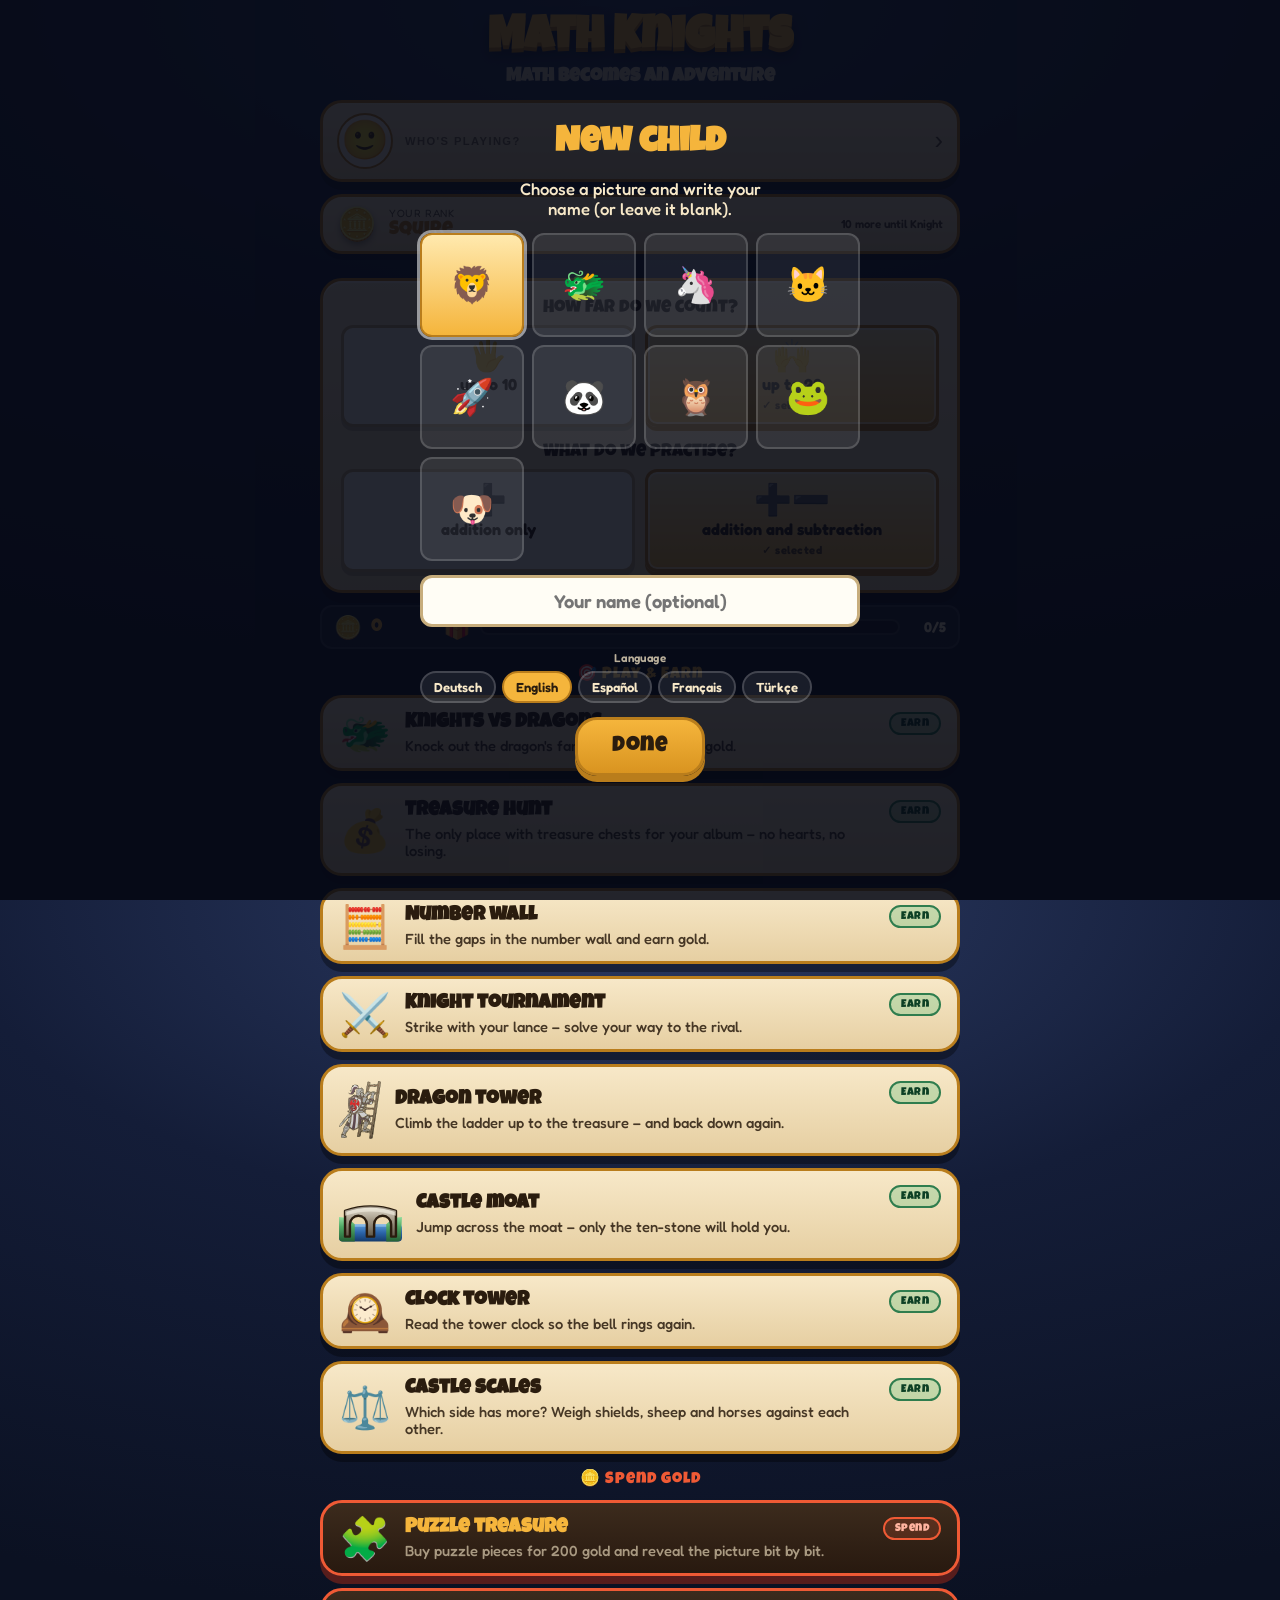
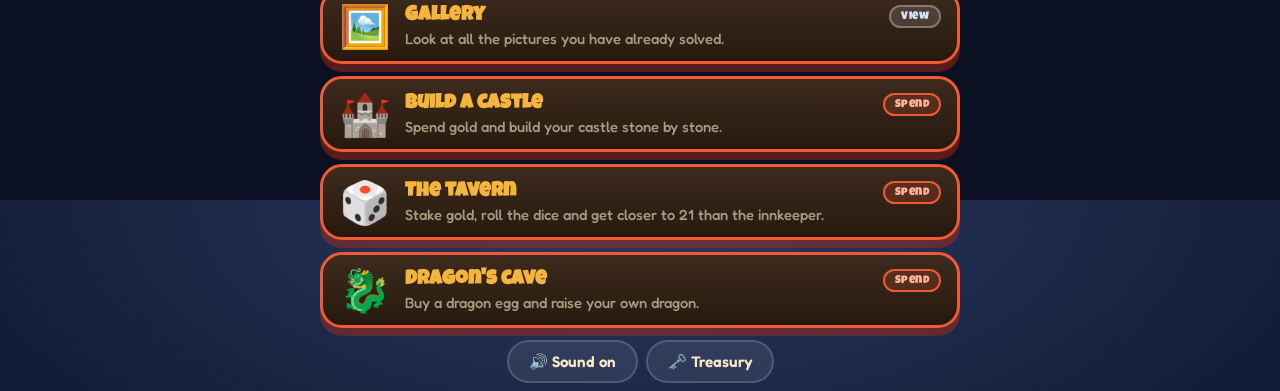
<file: index.html>
<!DOCTYPE html>
<html lang="de">
<head>
<meta charset="utf-8">
<meta name="viewport" content="width=device-width, initial-scale=1, viewport-fit=cover">
<title>Rechen-Ritter – Plus und Minus bis 20</title>
<link rel="icon" href="favicon.svg?v=1" type="image/svg+xml">
<link rel="icon" href="favicon.ico" sizes="32x32">
<link rel="apple-touch-icon" href="apple-touch-icon.png">
<link rel="manifest" href="manifest.json">
<meta name="theme-color" content="#141d38">
<link rel="preconnect" href="https://fonts.googleapis.com">
<link rel="preconnect" href="https://fonts.gstatic.com" crossorigin>
<link href="https://fonts.googleapis.com/css2?family=Luckiest+Guy&family=Fredoka:wght@400;500;600;700&display=swap" rel="stylesheet">
<link rel="stylesheet" href="style.css?v=36">
</head>
<body>
<div id="app">

  <!-- ============ START ============ -->
  <section class="screen is-active" id="screen-start">
    <h1 class="titel">
      <span class="zeile1" data-i18n="start.titel">Rechen-Ritter</span>
      <span class="zeile2" data-i18n="start.untertitel">Rechnen wird zum Abenteuer</span>
    </h1>

    <button class="spieler-leiste" id="spieler-leiste" type="button" data-i18n-aria="wer.spielt" aria-label="Wer spielt?">
      <span class="avatar" id="spieler-avatar">🦁</span>
      <span class="spieler-info">
        <span class="kopf" data-i18n="wer.spielt">Wer spielt?</span>
        <span class="name" id="spieler-name">Ritter 1</span>
      </span>
      <span class="pfeil">›</span>
    </button>

    <div class="rang-banner">
      <span class="rb-emoji js-rang-emoji">🪙</span>
      <span class="rb-info">
        <span class="rb-label" data-i18n="dein.rang">Dein Rang</span>
        <span class="rb-name js-rang">Knappe</span>
      </span>
      <span class="rb-fort js-rang-fort">noch 10 bis Ritter</span>
    </div>

    <!-- Erscheint nur, wenn der Drache Hunger hat; fuehrt in die Hoehle. -->
    <button class="hunger-banner" id="hunger-banner" type="button" hidden>
      <span class="hb-emoji">🍖</span>
      <span class="hb-info">
        <span class="hb-titel" id="hunger-titel">Dein Drache hat Hunger</span>
        <span class="hb-text" id="hunger-text">Ab in die Höhle und füttern!</span>
      </span>
      <span class="pfeil">›</span>
    </button>

    <div class="tafel">
      <div class="frage-block">
        <div class="frage" data-i18n="frage.raum">Wie weit rechnen wir?</div>
        <div class="wahl" id="wahl-raum">
          <button type="button" data-wert="10" aria-pressed="false"><span class="zeichen">🖐️</span><span data-i18n="raum.bis10">bis 10</span></button>
          <button type="button" data-wert="20" aria-pressed="true"><span class="zeichen">🙌</span><span data-i18n="raum.bis20">bis 20</span></button>
        </div>
      </div>
      <div class="frage-block">
        <div class="frage" data-i18n="frage.art">Was üben wir?</div>
        <div class="wahl" id="wahl-art">
          <button type="button" data-wert="plus" aria-pressed="false"><span class="zeichen">➕</span><span data-i18n="art.plus">nur Plus</span></button>
          <button type="button" data-wert="beides" aria-pressed="true"><span class="zeichen">➕➖</span><span data-i18n="art.beides">Plus und Minus</span></button>
        </div>
      </div>
    </div>

    <div class="schatzleiste">
      <span class="schild">🪙</span>
      <span class="goldbox js-goldbox"><span class="js-gold">0</span></span>
      <span class="schild">🎁</span>
      <span class="balken"><i class="js-truhe-balken"></i></span>
      <span class="zaehler js-truhe-zaehler">0/5</span>
    </div>

    <div class="spielwahl">
      <div class="spielwahl-titel" data-i18n="spielen.verdienen">🎯 Spielen &amp; Verdienen</div>
      <button class="spielkarte" id="karte-kampf" type="button">
        <span class="bild">🐲</span>
        <span>
          <h3 data-i18n="karte.kampf.titel">Ritter gegen Drachen</h3>
          <p data-i18n="karte.kampf.text">Schlag dem Drachen die Giftzähne aus. Jeder Treffer bringt Gold.</p>
          <span class="karte-fort" id="fort-kampf" hidden></span>
        </span>
        <span class="badge badge--verdienen" data-i18n="badge.verdienen">Verdienen</span>
      </button>
      <button class="spielkarte" id="karte-hort" type="button">
        <span class="bild">💰</span>
        <span>
          <h3 data-i18n="karte.hort.titel">Schatzjagd</h3>
          <p data-i18n="karte.hort.text">Nur hier gibt es Schatztruhen fürs Album – in Ruhe, ohne Verlieren.</p>
          <span class="karte-fort" id="fort-hort" hidden></span>
        </span>
        <span class="badge badge--verdienen" data-i18n="badge.verdienen">Verdienen</span>
      </button>
      <button class="spielkarte" id="karte-mauer" type="button">
        <span class="bild">🧮</span>
        <span>
          <h3 data-i18n="karte.mauer.titel">Rechenmauer</h3>
          <p data-i18n="karte.mauer.text">Fülle die Lücken der Zahlenmauer und verdiene Gold.</p>
          <span class="karte-fort" id="fort-mauer" hidden></span>
        </span>
        <span class="badge badge--verdienen" data-i18n="badge.verdienen">Verdienen</span>
      </button>
      <button class="spielkarte" id="karte-turnier" type="button">
        <span class="bild">⚔️</span>
        <span>
          <h3 data-i18n="karte.turnier.titel">Ritter-Turnier</h3>
          <p data-i18n="karte.turnier.text">Stich mit deiner Lanze zu – rechne dich bis zum Gegner vor.</p>
          <span class="karte-fort" id="fort-turnier" hidden></span>
        </span>
        <span class="badge badge--verdienen" data-i18n="badge.verdienen">Verdienen</span>
      </button>
      <button class="spielkarte" id="karte-turm" type="button">
        <span class="bild"><img src="images/ritter-leiter.svg?v=2" alt=""></span>
        <span>
          <h3 data-i18n="karte.turm.titel">Drachenturm</h3>
          <p data-i18n="karte.turm.text">Steig die Leiter hinauf zum Schatz – und wieder hinunter.</p>
        </span>
        <span class="badge badge--verdienen" data-i18n="badge.verdienen">Verdienen</span>
      </button>

      <button class="spielkarte" id="karte-graben" type="button">
        <span class="bild"><img src="images/graben.svg?v=2" alt=""></span>
        <span>
          <h3 data-i18n="karte.graben.titel">Burggraben</h3>
          <p data-i18n="karte.graben.text">Spring über den Graben – nur der Zehnerstein trägt dich.</p>
          <span class="karte-fort" id="fort-graben" hidden></span>
        </span>
        <span class="badge badge--verdienen" data-i18n="badge.verdienen">Verdienen</span>
      </button>

      <button class="spielkarte" id="karte-uhr" type="button">
        <span class="bild">🕰️</span>
        <span>
          <h3 data-i18n="karte.uhr.titel">Uhrturm</h3>
          <p data-i18n="karte.uhr.text">Lies die Turmuhr ab, damit die Glocke wieder läutet.</p>
          <span class="karte-fort" id="fort-uhr" hidden></span>
        </span>
        <span class="badge badge--verdienen" data-i18n="badge.verdienen">Verdienen</span>
      </button>

      <button class="spielkarte" id="karte-waage" type="button">
        <span class="bild">⚖️</span>
        <span>
          <h3 data-i18n="karte.waage.titel">Burgwaage</h3>
          <p data-i18n="karte.waage.text">Wo sind mehr? Wieg Schilde, Schafe und Pferde gegeneinander auf.</p>
          <span class="karte-fort" id="fort-waage" hidden></span>
        </span>
        <span class="badge badge--verdienen" data-i18n="badge.verdienen">Verdienen</span>
      </button>

      <div class="spielwahl-titel spielwahl-titel--ausgeben" data-i18n="gold.ausgeben">🪙 Gold ausgeben</div>
      <button class="spielkarte spielkarte--ausgeben" id="karte-puzzle" type="button">
        <span class="bild">🧩</span>
        <span>
          <h3 data-i18n="karte.puzzle.titel">Puzzle-Schatz</h3>
          <p data-i18n="karte.puzzle.text">Kaufe Puzzleteile für 200 Gold und enthülle das Bild Stück für Stück.</p>
        </span>
        <span class="badge badge--ausgeben" data-i18n="badge.ausgeben">Ausgeben</span>
      </button>
      <button class="spielkarte spielkarte--ausgeben" id="karte-galerie" type="button">
        <span class="bild">🖼️</span>
        <span>
          <h3 data-i18n="karte.galerie.titel">Bildergalerie</h3>
          <p data-i18n="karte.galerie.text">Schau dir alle Bilder an, die du schon gelöst hast.</p>
        </span>
        <span class="badge badge--ansehen" data-i18n="badge.ansehen">Ansehen</span>
      </button>
      <button class="spielkarte spielkarte--ausgeben" id="karte-burg" type="button">
        <span class="bild">🏰</span>
        <span>
          <h3 data-i18n="karte.burg.titel">Burg bauen</h3>
          <p data-i18n="karte.burg.text">Gib Gold aus und errichte deine Burg Stein für Stein.</p>
        </span>
        <span class="badge badge--ausgeben" data-i18n="badge.ausgeben">Ausgeben</span>
      </button>
      <button class="spielkarte spielkarte--ausgeben" id="karte-wirt" type="button">
        <span class="bild">🎲</span>
        <span>
          <h3 data-i18n="karte.wirt.titel">Das Wirtshaus</h3>
          <p data-i18n="karte.wirt.text">Setz Gold, würfle und komm näher an 21 als der Wirt.</p>
        </span>
        <span class="badge badge--ausgeben" data-i18n="badge.ausgeben">Ausgeben</span>
      </button>
      <button class="spielkarte spielkarte--ausgeben" id="karte-hoehle" type="button">
        <span class="bild">🐉</span>
        <span>
          <h3 data-i18n="karte.hoehle.titel">Drachenhöhle</h3>
          <p data-i18n="karte.hoehle.text">Kauf ein Drachenei und zieh deinen eigenen Drachen gross.</p>
        </span>
        <span class="badge badge--ausgeben" data-i18n="badge.ausgeben">Ausgeben</span>
        <span class="karte-punkt" id="hoehle-punkt" hidden>🍖</span>
      </button>
    </div>

    <div class="fusszeile">
      <button class="mini" id="btn-ton-start">🔊 Ton an</button>
      <button class="mini" data-kammer data-i18n="kammer">🗝️ Schatzkammer</button>
    </div>
  </section>

  <!-- ============ SPIEL 1: DRACHENKAMPF ============ -->
  <section class="screen" id="screen-kampf">
    <div class="kampfleiste">
      <div class="partei">
        <div class="name" data-i18n="k.partei.ritter">Ritter</div>
        <div class="leben" id="herzen"></div>
      </div>
      <div class="runde" id="runde">Drache 1</div>
      <div class="partei partei--drache">
        <div class="name" id="drachen-name">Glutzahn</div>
        <div class="leben" id="zaehne"></div>
      </div>
    </div>

    <div class="schatzleiste">
      <span class="schild">🪙</span>
      <span class="goldbox js-goldbox"><span class="js-gold">0</span></span>
    </div>

    <div class="rang-chip"><span class="js-rang-emoji">🪙</span><span class="js-rang">Knappe</span></div>

    <div class="funken funken--gold" id="k-gold-funken"></div>

    <div class="arena">
      <div class="figur" id="ritter"><img src="images/ritter.svg?v=3" data-i18n-alt="k.partei.ritter" alt="Ritter"></div>
      <div class="figur figur--begleiter aus" id="kampf-begleiter" aria-hidden="true"></div>
      <div class="figur figur--drache" id="drache">🐲</div>
      <div class="effekt" id="effekt"></div>
      <div class="effekt effekt--feuer" id="effekt-feuer"></div>
      <div class="funken" id="funken"></div>
    </div>

    <div class="tafel aufgabe-tafel">
      <div class="aufgabe" id="k-aufgabe">7 + 5 = ?</div>
      <div class="rueckmeldung" id="k-rueckmeldung">Tippe die richtige Zahl an.</div>
      <div class="tipp-feld" id="k-tipp"><div class="zahlenfeldpunkte" id="k-punkte"></div></div>
    </div>

    <div class="zahlenfeld" id="k-zahlen"></div>

    <div class="fusszeile">
      <button class="mini" data-tipp="k" data-i18n="tipp">💡 Tipp</button>
      <button class="mini" data-kammer data-i18n="kammer">🗝️ Schatzkammer</button>
      <button class="mini" data-ton>🔊 Ton</button>
      <button class="mini" data-heim data-i18n="heim">🏠 Auswahl</button>
    </div>
  </section>

  <!-- ============ SPIEL 2: SCHATZJAGD ============ -->
  <section class="screen" id="screen-hort">
    <div class="hort-kopf">
      <div class="anzeige">
        <div class="kopf" data-i18n="gold">Gold</div>
        <div class="wert"><span class="goldbox js-goldbox"><span class="js-gold">0</span></span></div>
      </div>
      <div class="anzeige anzeige--serie aus" id="anz-serie"><div class="kopf" data-i18n="serie">Serie</div><div class="wert" id="serie-wert">×1</div></div>
      <div class="anzeige"><div class="kopf" data-i18n="aufgabe">Aufgabe</div><div class="wert" id="runden-wert">1/15</div></div>
    </div>

    <div class="schatzleiste">
      <span class="schild">🎁</span>
      <span class="balken"><i class="js-truhe-balken"></i></span>
      <span class="zaehler js-truhe-zaehler">0/5</span>
    </div>

    <div class="hort-buehne">
      <div class="rang js-rang">Knappe</div>
      <div class="haufen js-haufen">🪙</div>
      <div class="funken" id="h-funken"></div>
    </div>

    <div class="tafel aufgabe-tafel">
      <div class="aufgabe" id="h-aufgabe">7 + 5 = ?</div>
      <div class="rueckmeldung" id="h-rueckmeldung">Tippe die richtige Zahl an.</div>
      <div class="tipp-feld" id="h-tipp"><div class="zahlenfeldpunkte" id="h-punkte"></div></div>
    </div>

    <div class="zahlenfeld" id="h-zahlen"></div>

    <div class="fusszeile">
      <button class="mini" data-tipp="h" data-i18n="tipp">💡 Tipp</button>
      <button class="mini" data-kammer data-i18n="kammer">🗝️ Schatzkammer</button>
      <button class="mini" data-ton>🔊 Ton</button>
      <button class="mini" data-heim data-i18n="heim">🏠 Auswahl</button>
    </div>
  </section>

  <!-- ============ SPIEL 3: PUZZLE-SCHATZ ============ -->
  <section class="screen" id="screen-puzzle">
    <div class="puzzle-kopf">
      <div class="anzeige">
        <div class="kopf" data-i18n="gold">Gold</div>
        <div class="wert"><span class="goldbox js-goldbox"><span class="js-gold">0</span></span></div>
      </div>
      <div class="anzeige">
        <div class="kopf" data-i18n="puzzle">Puzzle</div>
        <div class="wert" id="puzzle-nr">1</div>
      </div>
      <div class="anzeige">
        <div class="kopf" data-i18n="teile">Teile</div>
        <div class="wert" id="puzzle-zaehler">0/20</div>
      </div>
    </div>

    <div class="rang-chip"><span class="js-rang-emoji">🪙</span><span class="js-rang">Knappe</span></div>

    <div class="tafel puzzle-tafel">
      <div class="puzzle-bild" id="puzzle-bild" data-i18n-aria="aria.puzzlebild" aria-label="Puzzlebild"></div>
      <div class="funken" id="puzzle-funken"></div>
      <div class="puzzle-fortschritt">
        <div class="puzzle-fortschritt-text" id="puzzle-text">Kaufe ein Teil und enthülle ein Stück des Bildes.</div>
        <div class="balken"><i id="puzzle-balken"></i></div>
      </div>
    </div>

    <div class="puzzle-info">
      <span data-i18n="puzzle.eins">🧩 1 Puzzleteil</span>
      <strong>200 🪙</strong>
    </div>

    <button class="knopf" id="btn-puzzle-kaufen" type="button">🧩 Puzzleteil kaufen – 200 Gold</button>
    <div class="puzzle-hinweis" id="puzzle-hinweis">Mit jedem gekauften Teil wird das Bild ein bisschen sichtbarer.</div>

    <div class="fusszeile">
      <button class="mini" id="btn-zur-galerie" data-i18n="galerie.kurz">🖼️ Galerie</button>
      <button class="mini" data-kammer data-i18n="kammer">🗝️ Schatzkammer</button>
      <button class="mini" data-ton>🔊 Ton</button>
      <button class="mini" data-heim data-i18n="heim">🏠 Auswahl</button>
    </div>
  </section>

  <!-- ============ BILDERGALERIE ============ -->
  <section class="screen" id="screen-galerie">
    <div class="puzzle-kopf">
      <div class="anzeige">
        <div class="kopf" data-i18n="gold">Gold</div>
        <div class="wert"><span class="goldbox js-goldbox"><span class="js-gold">0</span></span></div>
      </div>
      <div class="anzeige">
        <div class="kopf" data-i18n="bilder">Bilder</div>
        <div class="wert" id="galerie-zaehler">0/5</div>
      </div>
    </div>

    <div class="rang-chip"><span class="js-rang-emoji">🪙</span><span class="js-rang">Knappe</span></div>

    <div class="tafel">
      <h2 class="galerie-titel" data-i18n="galerie.titel">🖼️ Deine Bildergalerie</h2>
      <p class="galerie-text" id="galerie-text">Noch kein Bild fertig.</p>
      <div class="galerie-gitter" id="galerie-gitter"></div>
    </div>

    <div class="fusszeile">
      <button class="mini" id="btn-zum-puzzle" data-i18n="puzzle.kurz">🧩 Puzzle</button>
      <button class="mini" data-kammer data-i18n="kammer">🗝️ Schatzkammer</button>
      <button class="mini" data-ton>🔊 Ton</button>
      <button class="mini" data-heim data-i18n="heim">🏠 Auswahl</button>
    </div>
  </section>

  <!-- ============ SPIEL 4: BURG BAUEN ============ -->
  <section class="screen" id="screen-burg">
    <div class="burg-kopf">
      <div class="anzeige">
        <div class="kopf" data-i18n="gold">Gold</div>
        <div class="wert"><span class="goldbox js-goldbox"><span class="js-gold">0</span></span></div>
      </div>
      <div class="anzeige">
        <div class="kopf" data-i18n="burgwert">Burgwert</div>
        <div class="wert" id="burg-wert">0</div>
      </div>
      <div class="anzeige">
        <div class="kopf" data-i18n="teile">Teile</div>
        <div class="wert" id="burg-zaehler">0</div>
      </div>
    </div>

    <div class="rang-chip"><span class="js-rang-emoji">🪙</span><span class="js-rang">Knappe</span></div>

    <div class="tafel burg-tafel">
      <div class="burg-buehne">
        <div class="burg-raster" id="burg-raster" data-i18n-aria="aria.burgbaustelle" aria-label="Burgbaustelle"></div>
        <div class="burg-fundament" id="burg-fundament" aria-hidden="true"></div>
      </div>
      <div class="burg-fortschritt">
        <div class="burg-checkliste" id="burg-checkliste"></div>
      </div>
    </div>

    <div class="burg-palette" id="burg-palette" data-i18n-aria="aria.bauteile" aria-label="Bauteile"></div>

    <div class="burg-hinweis" id="burg-hinweis" data-i18n="burg.waehle">Wähle ein Bauteil und tippe dann auf ein Feld.</div>

    <div class="fusszeile">
      <button class="mini" data-kammer data-i18n="kammer">🗝️ Schatzkammer</button>
      <button class="mini" data-ton>🔊 Ton</button>
      <button class="mini" data-heim data-i18n="heim">🏠 Auswahl</button>
    </div>
  </section>

  <!-- ============ SPIEL 6: DRACHENHÖHLE ============ -->
  <section class="screen" id="screen-hoehle">
    <div class="hoehle-kopf">
      <div class="anzeige">
        <div class="kopf" data-i18n="gold">Gold</div>
        <div class="wert"><span class="goldbox js-goldbox"><span class="js-gold">0</span></span></div>
      </div>
      <div class="anzeige">
        <div class="kopf" data-i18n="drache">Drache</div>
        <div class="wert" id="hoehle-stufe">–</div>
      </div>
      <div class="anzeige">
        <div class="kopf" data-i18n="futter">Futter</div>
        <div class="wert" id="hoehle-zaehler">0</div>
      </div>
    </div>

    <div class="rang-chip"><span class="js-rang-emoji">🪙</span><span class="js-rang">Knappe</span></div>

    <div class="hoehle-buehne">
      <div class="hoehle-kulisse">
        <svg viewBox="0 0 400 200" preserveAspectRatio="xMidYMid slice" aria-hidden="true">
          <defs>
            <linearGradient id="hh-innen" x1="0" y1="0" x2="0" y2="1">
              <stop offset="0" stop-color="#101832"/><stop offset="1" stop-color="#4a2b22"/>
            </linearGradient>
            <linearGradient id="hh-fels" x1="0" y1="0" x2="0" y2="1">
              <stop offset="0" stop-color="#1a2138"/><stop offset="1" stop-color="#070b16"/>
            </linearGradient>
            <linearGradient id="hh-boden" x1="0" y1="0" x2="0" y2="1">
              <stop offset="0" stop-color="#6b3d24"/><stop offset="1" stop-color="#1a1020"/>
            </linearGradient>
            <radialGradient id="hh-glut" cx="50%" cy="90%" r="58%">
              <stop offset="0" stop-color="#ffc061" stop-opacity=".75"/>
              <stop offset="42%" stop-color="#e8722a" stop-opacity=".34"/>
              <stop offset="100%" stop-color="#c8501f" stop-opacity="0"/>
            </radialGradient>
          </defs>
          <!-- Höhleninneres mit Glut vom Feuer am Boden -->
          <rect width="400" height="200" fill="url(#hh-innen)"/>
          <rect width="400" height="200" fill="url(#hh-glut)"/>
          <!-- Boden mit Glutsaum und ein paar Goldmünzen -->
          <path d="M56 200 C110 174 160 168 200 168 C240 168 290 174 344 200 Z" fill="url(#hh-boden)"/>
          <ellipse cx="200" cy="190" rx="70" ry="10" fill="#ffb44e" opacity=".3"/>
          <g fill="#f5b53c">
            <circle cx="140" cy="188" r="4"/><circle cx="158" cy="194" r="3"/>
            <circle cx="255" cy="189" r="4"/><circle cx="238" cy="195" r="3"/>
            <circle cx="199" cy="196" r="3.5"/><circle cx="277" cy="196" r="2.5"/>
          </g>
          <!-- Felsrahmen: aussen herum, in der Mitte der Höhlenbogen ausgespart -->
          <path d="M0 0 H400 V200 H346 C356 130 320 62 252 42 C216 31 184 31 148 42 C80 62 44 130 54 200 H0 Z" fill="url(#hh-fels)"/>
          <g fill="#111728">
            <polygon points="150,40 160,44 154,86"/>
            <polygon points="182,33 193,33 187,74"/>
            <polygon points="215,33 225,34 220,66"/>
            <polygon points="247,41 258,46 252,80"/>
            <polygon points="112,62 124,54 120,96"/>
            <polygon points="285,56 296,64 290,92"/>
          </g>
          <path d="M0 0 H400 V200 H346 C356 130 320 62 252 42 C216 31 184 31 148 42 C80 62 44 130 54 200 H0 Z" fill="none" stroke="#2b3350" stroke-width="2" opacity=".55"/>
        </svg>
        <div class="hoehle-foto"></div>
      </div>
      <div class="hoehle-name" id="hoehle-name" data-i18n="karte.hoehle.titel">Drachenhöhle</div>
      <div class="hoehle-schmuck" id="hoehle-schmuck"></div>
      <div class="hoehle-drache" id="hoehle-drache">🥚</div>
      <div class="funken" id="hoehle-funken"></div>
    </div>

    <div class="tafel hoehle-tafel">
      <div class="hoehle-text" id="hoehle-text">In der Höhle ist es still. Hier könnte dein eigener Drache wohnen.</div>
      <div class="balken"><i id="hoehle-balken"></i></div>
      <div class="hoehle-fort" id="hoehle-fort"></div>
    </div>

    <button class="knopf" id="btn-hoehle-haupt" type="button">🥚 Drachenei kaufen – 500 Gold</button>

    <div class="hoehle-namenwahl" id="hoehle-namenwahl" hidden>
      <div class="hoehle-namen-titel" data-i18n="hoehle.name.titel">Wie soll dein Drache heißen?</div>
      <div class="hoehle-namen-text" data-i18n="hoehle.name.text">Tippe einen Namen an – er bleibt für immer.</div>
      <div class="hoehle-namen" id="hoehle-namen"></div>
    </div>

    <div class="hoehle-laden" id="hoehle-laden" data-i18n-aria="aria.hoehle.schmuck" aria-label="Höhlenschmuck"></div>

    <div class="hoehle-farbwahl" id="hoehle-farbwahl" hidden>
      <div class="hoehle-namen-titel" data-i18n="hoehle.farben.titel">Drachenfarbe</div>
      <div class="hoehle-laden" id="hoehle-farben"></div>
    </div>

    <div class="hoehle-hinweis" id="hoehle-hinweis" data-i18n="hoehle.hinweis.start">Verdiene Gold in den Rechenspielen und bring Leben in die Höhle.</div>

    <div class="fusszeile">
      <button class="mini" data-kammer data-i18n="kammer">🗝️ Schatzkammer</button>
      <button class="mini" data-ton>🔊 Ton</button>
      <button class="mini" data-heim data-i18n="heim">🏠 Auswahl</button>
    </div>
  </section>

  <!-- ============ SPIEL 5: RECHENMAUER ============ -->
  <section class="screen" id="screen-mauer">
    <div class="hort-kopf">
      <div class="anzeige">
        <div class="kopf" data-i18n="gold">Gold</div>
        <div class="wert"><span class="goldbox js-goldbox"><span class="js-gold">0</span></span></div>
      </div>
      <div class="anzeige anzeige--serie aus" id="m-serie">
        <div class="kopf" data-i18n="serie">Serie</div>
        <div class="wert" id="m-serie-wert">×1</div>
      </div>
      <div class="anzeige">
        <div class="kopf" data-i18n="mauer">Mauer</div>
        <div class="wert" id="m-runden">1/15</div>
      </div>
    </div>

    <div class="rang-chip"><span class="js-rang-emoji">🪙</span><span class="js-rang">Knappe</span></div>

    <div class="mauer-buehne">
      <div class="mauer" id="mauer" data-i18n-aria="aria.mauer" aria-label="Rechenmauer"></div>
    </div>

    <div class="tafel aufgabe-tafel">
      <div class="rueckmeldung" id="m-rueckmeldung">Fülle die leuchtende Lücke der Mauer.</div>
      <div class="tipp-feld" id="m-tipp"><div class="m-tipp-hinweis" id="m-tipp-hinweis"></div></div>
    </div>

    <div class="zahlenfeld" id="m-zahlen"></div>

    <div class="fusszeile">
      <button class="mini" data-tipp="m" data-i18n="tipp">💡 Tipp</button>
      <button class="mini" data-kammer data-i18n="kammer">🗝️ Schatzkammer</button>
      <button class="mini" data-ton>🔊 Ton</button>
      <button class="mini" data-heim data-i18n="heim">🏠 Auswahl</button>
    </div>
  </section>

  <!-- ============ SPIEL 8: DRACHENTURM ============ -->
  <section class="screen" id="screen-turm">
    <div class="hort-kopf">
      <div class="anzeige">
        <div class="kopf" data-i18n="gold">Gold</div>
        <div class="wert"><span class="goldbox js-goldbox"><span class="js-gold">0</span></span></div>
      </div>
      <div class="anzeige anzeige--serie aus" id="turm-serie">
        <div class="kopf" data-i18n="serie">Serie</div>
        <div class="wert" id="turm-serie-wert">×1</div>
      </div>
      <div class="anzeige">
        <div class="kopf" data-i18n="turm">Turm</div>
        <div class="wert" id="turm-runden">1/3</div>
      </div>
    </div>

    <div class="rang-chip"><span class="js-rang-emoji">🪙</span><span class="js-rang">Knappe</span></div>

    <div class="turm-buehne">
      <div class="turm-leiter" id="turm-leiter" data-i18n-aria="aria.turm" aria-label="Drachenturm"></div>
      <div class="funken" id="turm-funken"></div>
    </div>

    <div class="tafel aufgabe-tafel">
      <div class="aufgabe" id="turm-aufgabe">1 + 1 = ?</div>
      <div class="rueckmeldung" id="turm-rueckmeldung">Noch einmal so viel – eine Sprosse höher!</div>
      <div class="tipp-feld" id="turm-tipp"><div class="zahlenfeldpunkte" id="turm-punkte"></div></div>
    </div>

    <div class="zahlenfeld" id="turm-zahlen"></div>

    <div class="fusszeile">
      <button class="mini" data-tipp="turm" data-i18n="tipp">💡 Tipp</button>
      <button class="mini" data-kammer data-i18n="kammer">🗝️ Schatzkammer</button>
      <button class="mini" data-ton>🔊 Ton</button>
      <button class="mini" data-heim data-i18n="heim">🏠 Auswahl</button>
    </div>
  </section>

  <!-- ============ SPIEL 9: UHRTURM ============ -->
  <section class="screen" id="screen-uhr">
    <div class="hort-kopf">
      <div class="anzeige">
        <div class="kopf" data-i18n="gold">Gold</div>
        <div class="wert"><span class="goldbox js-goldbox"><span class="js-gold">0</span></span></div>
      </div>
      <div class="anzeige anzeige--serie aus" id="uhr-serie">
        <div class="kopf" data-i18n="serie">Serie</div>
        <div class="wert" id="uhr-serie-wert">×1</div>
      </div>
      <div class="anzeige">
        <div class="kopf" data-i18n="uhr">Runde</div>
        <div class="wert" id="uhr-runden">1/3</div>
      </div>
    </div>

    <div class="rang-chip"><span class="js-rang-emoji">🪙</span><span class="js-rang">Knappe</span></div>

    <div class="uhr-buehne">
      <div class="uhr-turm">
        <div class="uhr-dach"><span class="uhr-glocke" id="uhr-glocke">🔔</span></div>
        <div class="uhr-blatt" id="uhr-blatt" data-i18n-aria="aria.uhr" aria-label="Turmuhr"></div>
        <div class="uhr-fenster" id="uhr-fenster"></div>
      </div>
      <div class="funken" id="uhr-funken"></div>
    </div>

    <div class="tafel aufgabe-tafel">
      <div class="aufgabe" id="uhr-aufgabe">? Uhr</div>
      <div class="rueckmeldung" id="uhr-rueckmeldung">Wie spät ist es?</div>
      <div class="tipp-feld" id="uhr-tipp"><div class="uhr-tipptext" id="uhr-tipptext"></div></div>
    </div>

    <div class="zahlenfeld zahlenfeld--uhr" id="uhr-zahlen"></div>
    <div class="uhr-wahl" id="uhr-wahl" hidden></div>

    <div class="fusszeile">
      <button class="mini" data-tipp="uhr" data-i18n="tipp">💡 Tipp</button>
      <button class="mini" data-kammer data-i18n="kammer">🗝️ Schatzkammer</button>
      <button class="mini" data-ton>🔊 Ton</button>
      <button class="mini" data-heim data-i18n="heim">🏠 Auswahl</button>
    </div>
  </section>

  <!-- ============ SPIEL 10: BURGWAAGE ============ -->
  <section class="screen" id="screen-waage">
    <div class="hort-kopf">
      <div class="anzeige">
        <div class="kopf" data-i18n="gold">Gold</div>
        <div class="wert"><span class="goldbox js-goldbox"><span class="js-gold">0</span></span></div>
      </div>
      <div class="anzeige anzeige--serie aus" id="waage-serie">
        <div class="kopf" data-i18n="serie">Serie</div>
        <div class="wert" id="waage-serie-wert">×1</div>
      </div>
      <div class="anzeige">
        <div class="kopf" data-i18n="waage">Runde</div>
        <div class="wert" id="waage-runden">1/3</div>
      </div>
    </div>

    <div class="rang-chip"><span class="js-rang-emoji">🪙</span><span class="js-rang">Knappe</span></div>

    <div class="waage-buehne">
      <div class="waage" id="waage-bild">
        <i class="waage-balken"></i>
        <i class="waage-saeule"></i>
        <div class="waage-seite">
          <div class="waage-schale" id="waage-links"></div>
          <div class="waage-zahl" id="waage-zahl-links" hidden>0</div>
        </div>
        <div class="waage-seite">
          <div class="waage-schale" id="waage-rechts"></div>
          <div class="waage-zahl" id="waage-zahl-rechts" hidden>0</div>
        </div>
      </div>
      <div class="funken" id="waage-funken"></div>
    </div>

    <div class="tafel aufgabe-tafel">
      <div class="aufgabe" id="waage-aufgabe" hidden>7 ? 5</div>
      <div class="rueckmeldung" id="waage-rueckmeldung">Wo sind mehr?</div>
      <div class="tipp-feld" id="waage-tipp"><div class="uhr-tipptext" id="waage-tipptext"></div></div>
    </div>

    <div class="waage-antwort" id="waage-antwort"></div>

    <div class="fusszeile">
      <button class="mini" data-tipp="waage" data-i18n="tipp">💡 Tipp</button>
      <button class="mini" data-kammer data-i18n="kammer">🗝️ Schatzkammer</button>
      <button class="mini" data-ton>🔊 Ton</button>
      <button class="mini" data-heim data-i18n="heim">🏠 Auswahl</button>
    </div>
  </section>

  <!-- ============ SPIEL 11: BURGGRABEN ============ -->
  <section class="screen" id="screen-graben">
    <div class="hort-kopf">
      <div class="anzeige">
        <div class="kopf" data-i18n="gold">Gold</div>
        <div class="wert"><span class="goldbox js-goldbox"><span class="js-gold">0</span></span></div>
      </div>
      <div class="anzeige anzeige--serie aus" id="graben-serie">
        <div class="kopf" data-i18n="serie">Serie</div>
        <div class="wert" id="graben-serie-wert">×1</div>
      </div>
      <div class="anzeige">
        <div class="kopf" data-i18n="graben">Runde</div>
        <div class="wert" id="graben-runden">1/3</div>
      </div>
    </div>

    <div class="rang-chip"><span class="js-rang-emoji">🪙</span><span class="js-rang">Knappe</span></div>

    <div class="graben-buehne">
      <div class="graben" id="graben-bild" data-i18n-aria="aria.graben" aria-label="Burggraben">
        <i class="graben-wasser"></i>
        <i class="graben-burg">🏰</i>
        <!-- Alles Bewegliche sitzt in diesem Feld: 0 ganz links, 20 ganz rechts.
             Der Rand haelt den Ritter an den Enden im Bild. -->
        <div class="graben-feld">
          <i class="graben-steg"></i>
          <div class="graben-strahl" id="graben-strahl"></div>
          <i class="graben-stein"><span class="graben-fackel">🔥</span></i>
          <!-- Die Boegen sind die Rechenschritte: von 8 ein Bogen "+2" auf die
               10, von dort "+3" auf die 13. Sie werden gezeichnet, wenn der
               Ritter springt. -->
          <svg class="graben-boegen" id="graben-boegen" viewBox="0 0 100 40"
               preserveAspectRatio="none" aria-hidden="true" focusable="false"></svg>
          <div class="graben-bogenzahlen" id="graben-bogenzahlen"></div>
          <!-- Beschriftet wird nur, was das Kind schon weiss: Startzahl, der
               Zehner am Stein und am Ende das Ergebnis. -->
          <div class="graben-marken" id="graben-marken"></div>
          <div class="graben-ritter" id="graben-ritter">
            <span class="huepfer"><img src="images/ritter.svg?v=3" alt=""></span>
          </div>
        </div>
      </div>
      <div class="funken" id="graben-funken"></div>
    </div>

    <div class="tafel aufgabe-tafel">
      <div class="aufgabe" id="graben-aufgabe">8 + 5 = ?</div>
      <div class="graben-weg" id="graben-weg"></div>
      <div class="rueckmeldung" id="graben-rueckmeldung">Wie weit ist es bis zum Stein?</div>
      <div class="tipp-feld" id="graben-tipp">
        <div class="zahlenfeldpunkte" id="graben-punkte"></div>
        <div class="uhr-tipptext" data-i18n="graben.tipp">Erst bis zum Zehnerstein, dann den Rest springen.</div>
      </div>
    </div>

    <div class="zahlenfeld" id="graben-zahlen"></div>

    <div class="fusszeile">
      <button class="mini" data-tipp="graben" data-i18n="tipp">💡 Tipp</button>
      <button class="mini" data-kammer data-i18n="kammer">🗝️ Schatzkammer</button>
      <button class="mini" data-ton>🔊 Ton</button>
      <button class="mini" data-heim data-i18n="heim">🏠 Auswahl</button>
    </div>
  </section>

  <!-- ============ SPIEL 12: DAS WIRTSHAUS ============ -->
  <section class="screen" id="screen-wirt">
    <div class="hort-kopf">
      <div class="anzeige">
        <div class="kopf" data-i18n="gold">Gold</div>
        <div class="wert"><span class="goldbox js-goldbox"><span class="js-gold">0</span></span></div>
      </div>
      <div class="anzeige" id="wirt-einsatz-anzeige">
        <div class="kopf" data-i18n="einsatz">Einsatz</div>
        <div class="wert" id="wirt-einsatz-wert">–</div>
      </div>
      <div class="anzeige">
        <div class="kopf" data-i18n="wirt">Runde</div>
        <div class="wert" id="wirt-runden">1/7</div>
      </div>
    </div>

    <div class="rang-chip" id="wirt-ziel-chip">Ziel 21</div>

    <div class="wirt-buehne">
      <i class="wirt-kerze">🕯️</i>
      <div class="wirt-seite" id="wirt-seite-du">
        <div class="wirt-figur" id="wirt-avatar">🦁</div>
        <div class="wirt-name" id="wirt-name-du">Du</div>
        <div class="wirt-punkte" id="wirt-summe">0</div>
      </div>
      <div class="wirt-becher">
        <div class="wirt-wuerfel" id="wirt-wuerfel"></div>
      </div>
      <div class="wirt-seite" id="wirt-seite-gegner">
        <div class="wirt-figur">🍺</div>
        <div class="wirt-name" data-i18n="wirt.gegner">Wirt</div>
        <div class="wirt-punkte" id="wirt-gegner-summe">0</div>
      </div>
      <div class="funken" id="wirt-funken"></div>
    </div>

    <div class="tafel aufgabe-tafel">
      <div class="aufgabe" id="wirt-aufgabe" hidden>13 + 5 = ?</div>
      <div class="rueckmeldung" id="wirt-rueckmeldung">Wie viel setzt du?</div>
      <div class="tipp-feld" id="wirt-tipp">
        <div class="uhr-tipptext" data-i18n="wirt.tipp">Der Wirt würfelt, bis er 17 hat.</div>
      </div>
    </div>

    <!-- Drei Einsaetze vor der Runde, danach das Zahlenfeld, danach die
         Entscheidung. Immer genau eines davon ist sichtbar. -->
    <div class="wirt-einsaetze" id="wirt-einsaetze"></div>
    <div class="zahlenfeld" id="wirt-zahlen" hidden></div>
    <div class="wirt-entscheidung" id="wirt-entscheidung" hidden>
      <button class="knopf" id="btn-wirt-nochmal" type="button" data-i18n="wirt.nochmal">Noch einmal</button>
      <button class="knopf knopf--ruhig" id="btn-wirt-genug" type="button" data-i18n="wirt.genug">Genug</button>
    </div>

    <div class="fusszeile">
      <button class="mini" data-tipp="wirt" data-i18n="tipp">💡 Tipp</button>
      <button class="mini" data-kammer data-i18n="kammer">🗝️ Schatzkammer</button>
      <button class="mini" data-ton>🔊 Ton</button>
      <button class="mini" data-heim data-i18n="heim">🏠 Auswahl</button>
    </div>
  </section>

  <!-- ============ SPIEL 7: RITTER-TURNIER ============ -->
  <section class="screen" id="screen-turnier">
    <div class="hort-kopf">
      <div class="anzeige">
        <div class="kopf" data-i18n="gold">Gold</div>
        <div class="wert"><span class="goldbox js-goldbox"><span class="js-gold">0</span></span></div>
      </div>
      <div class="anzeige anzeige--serie aus" id="t-serie">
        <div class="kopf" data-i18n="serie">Serie</div>
        <div class="wert" id="t-serie-wert">×1</div>
      </div>
      <div class="anzeige">
        <div class="kopf" data-i18n="gegner">Gegner</div>
        <div class="wert" id="t-gegner">1/4</div>
      </div>
    </div>

    <div class="rang-chip"><span class="js-rang-emoji">🪙</span><span class="js-rang">Knappe</span></div>

    <div class="funken funken--gold" id="t-gold-funken"></div>

    <div class="turnier-buehne" id="turnier-buehne">
      <div class="turnier-schild turnier-schild--ich">
        <span class="turnier-name" id="t-name-ich">Dein Ritter</span>
        <span class="turnier-treffer" id="t-treffer-ich"></span>
      </div>
      <div class="turnier-ritt" id="t-ritt">Ritt 0/8</div>
      <div class="turnier-schild turnier-schild--gegner">
        <span class="turnier-name" id="t-name-gegner">Ritter Blauhelm</span>
        <span class="turnier-treffer" id="t-treffer-gegner"></span>
      </div>
      <div class="turnier-spur"><i class="turnier-mitte"></i></div>
      <div class="turnier-platz turnier-platz--ich" id="t-platz-ich">
        <img class="turnier-ritter" id="t-ich" src="images/ritter-nach-rechts.svg?v=3" data-i18n-alt="t.dein.ritter" alt="Dein Ritter">
      </div>
      <div class="turnier-platz turnier-platz--gegner" id="t-platz-gegner">
        <img class="turnier-ritter" id="t-gegner-ritter" src="images/ritter-nach-links.svg?v=3" data-i18n-alt="gegner" alt="Gegner">
      </div>
      <div class="effekt" id="t-effekt"></div>
      <div class="funken" id="t-funken"></div>
    </div>

    <div class="tafel aufgabe-tafel">
      <div class="aufgabe" id="t-aufgabe">7 + 5 = ?</div>
      <div class="rueckmeldung" id="t-rueckmeldung">Tippe die richtige Zahl an.</div>
      <div class="tipp-feld" id="t-tipp"><div class="zahlenfeldpunkte" id="t-punkte"></div></div>
    </div>

    <div class="zahlenfeld" id="t-zahlen"></div>

    <div class="fusszeile">
      <button class="mini" data-tipp="t" data-i18n="tipp">💡 Tipp</button>
      <button class="mini" data-kammer data-i18n="kammer">🗝️ Schatzkammer</button>
      <button class="mini" data-ton>🔊 Ton</button>
      <button class="mini" data-heim data-i18n="heim">🏠 Auswahl</button>
    </div>
  </section>

  <!-- ============ DRACHE BESIEGT ============ -->
  <section class="screen" id="screen-win">
    <div class="ergebnis">
      <div class="grossfigur">🏆</div>
      <h2 id="win-titel">Drache besiegt!</h2>
      <div class="sterne" id="win-sterne">⭐⭐⭐</div>
      <p class="beute" id="win-beute">+50 Gold</p>
      <p id="win-text"></p>
      <button class="knopf" id="btn-weiter" data-i18n="win.weiter">Nächster Drache</button>
      <button class="mini" data-heim data-i18n="heim">🏠 Auswahl</button>
    </div>
  </section>

  <!-- ============ ENDE ============ -->
  <section class="screen" id="screen-ende">
    <div class="ergebnis">
      <div class="grossfigur" id="ende-figur">🐉</div>
      <h2 id="ende-titel">Der Drache war stärker</h2>
      <p id="ende-text"></p>
      <div class="bilanz">
        <div><b id="stat-richtig">0</b><span data-i18n="ende.richtig">richtig</span></div>
        <div><b id="stat-serie">0</b><span data-i18n="ende.serie">beste Serie</span></div>
        <div><b id="stat-gold">0</b><span data-i18n="ende.gold">Gold verdient</span></div>
      </div>
      <button class="knopf" id="btn-nochmal" data-i18n="ende.nochmal">Noch einmal</button>
      <button class="mini" data-heim data-i18n="heim">🏠 Auswahl</button>
    </div>
  </section>
</div>

<!-- ============ TRUHEN-OVERLAY ============ -->
<div class="overlay" id="ov-truhe">
  <div class="overlay-karte">
    <div class="truhe" id="truhen-bild">🎁</div>
    <h2 id="truhen-titel" data-i18n="truhe.titel">Eine Schatztruhe!</h2>
    <p id="truhen-text" data-i18n="truhe.text">Tippe die Truhe an.</p>
    <p class="gold-plus" id="truhen-gold" style="visibility:hidden">+50 Gold</p>
    <button class="knopf" id="btn-truhe-zu" style="visibility:hidden" data-i18n="truhe.weiter">Weiter rechnen</button>
  </div>
</div>

<!-- ============ SCHATZKAMMER ============ -->
<!-- ============ BILD GROSS ANSEHEN ============ -->
<div class="overlay" id="ov-bild">
  <div class="overlay-karte">
    <h2 class="bild-titel" id="bild-titel">Bild 1</h2>
    <div class="bild-rahmen" id="bild-rahmen">
      <img id="bild-gross" data-i18n-alt="aria.bild.geloest" alt="Gelöstes Puzzlebild">
    </div>
    <p class="bild-hinweis" id="bild-hinweis" data-i18n="bild.hinweis">Tippe das Bild an, um es grösser zu sehen.</p>
    <button class="knopf" id="btn-bild-zu" data-i18n="zurueck">Zurück</button>
  </div>
</div>

<div class="overlay" id="ov-kammer">
  <div class="overlay-karte">
    <h2 data-i18n="kammer.titel">Deine Schatzkammer</h2>
    <p id="kammer-text">0 von 12 Schätzen gefunden</p>
    <div class="album-gitter" id="album"></div>
    <p class="gold-plus" id="kammer-gold">🪙 0 Gold</p>
    <button class="knopf" id="btn-kammer-zu" data-i18n="zurueck">Zurück</button>
  </div>
</div>

<!-- ============ TAGESZIEL ============ -->
<div class="overlay" id="ov-ziel">
  <div class="overlay-karte">
    <div class="belohnung">🌟</div>
    <h2 data-i18n="ziel.titel">Tagesziel geschafft!</h2>
    <p id="ziel-text"></p>
    <p class="gold-plus" data-i18n="ziel.bonus">+100 Bonus-Gold</p>
    <button class="knopf" id="btn-ziel-weiter" data-i18n="ziel.weiter">Weiter sammeln</button>
    <button class="mini" data-heim data-i18n="heim">🏠 Auswahl</button>
  </div>
</div>

<!-- ============ RECHENMAUER GESCHAFFT ============ -->
<div class="overlay" id="ov-mauer">
  <div class="overlay-karte">
    <div class="belohnung">🧮</div>
    <h2 data-i18n="mauer.titel">Alle Rechenmauern geschafft!</h2>
    <p id="mauer-ziel-text"></p>
    <p class="gold-plus" data-i18n="ziel.bonus">+100 Bonus-Gold</p>
    <button class="knopf" id="btn-mauer-weiter" data-i18n="mauer.weiter">Weiter mauern</button>
    <button class="mini" data-heim data-i18n="heim">🏠 Auswahl</button>
  </div>
</div>

<!-- ============ DRACHENTURM ERGEBNIS ============ -->
<div class="overlay" id="ov-turm">
  <div class="overlay-karte">
    <div class="belohnung"><img src="images/ritter-leiter.svg?v=2" alt=""></div>
    <h2 data-i18n="turm.titel">Alle Türme erklommen!</h2>
    <p id="turm-ziel-text"></p>
    <p class="gold-plus" data-i18n="ziel.bonus">+100 Bonus-Gold</p>
    <p class="farbe-frei" id="turm-farbe-frei" hidden></p>
    <button class="knopf" id="btn-turm-weiter" data-i18n="turm.weiter">Weiter klettern</button>
    <button class="mini" data-heim data-i18n="heim">🏠 Auswahl</button>
  </div>
</div>

<!-- ============ UHRTURM ERGEBNIS ============ -->
<div class="overlay" id="ov-uhr">
  <div class="overlay-karte">
    <div class="belohnung">🔔</div>
    <h2 data-i18n="uhr.titel">Die Turmuhr geht wieder!</h2>
    <p id="uhr-ziel-text"></p>
    <p class="gold-plus" data-i18n="ziel.bonus">+100 Bonus-Gold</p>
    <button class="knopf" id="btn-uhr-bonus" data-i18n="uhr.bonus.knopf" hidden>🔔 Bonus: Viertelstunden</button>
    <button class="knopf" id="btn-uhr-weiter" data-i18n="uhr.weiter">Noch einmal</button>
    <button class="mini" data-heim data-i18n="heim">🏠 Auswahl</button>
  </div>
</div>

<!-- ============ BURGWAAGE ERGEBNIS ============ -->
<div class="overlay" id="ov-wirt">
  <div class="overlay-karte">
    <div class="belohnung">🎲</div>
    <h2 data-i18n="wirt.titel">Der Abend ist vorbei!</h2>
    <p id="wirt-ziel-text"></p>
    <p class="gold-plus" id="wirt-bilanz-text"></p>
    <button class="knopf" id="btn-wirt-weiter" data-i18n="wirt.weiter">Noch ein Abend</button>
    <button class="mini" data-heim data-i18n="heim">🏠 Auswahl</button>
  </div>
</div>

<div class="overlay" id="ov-graben">
  <div class="overlay-karte">
    <div class="belohnung"><img src="images/graben.svg?v=2" alt=""></div>
    <h2 data-i18n="graben.titel">Alle Sprünge geschafft!</h2>
    <p id="graben-ziel-text"></p>
    <p class="gold-plus" data-i18n="ziel.bonus">+100 Bonus-Gold</p>
    <button class="knopf" id="btn-graben-weiter" data-i18n="graben.weiter">Noch einmal springen</button>
    <button class="mini" data-heim data-i18n="heim">🏠 Auswahl</button>
  </div>
</div>

<div class="overlay" id="ov-waage">
  <div class="overlay-karte">
    <div class="belohnung">⚖️</div>
    <h2 data-i18n="waage.titel">Alles aufgewogen!</h2>
    <p id="waage-ziel-text"></p>
    <p class="gold-plus" data-i18n="ziel.bonus">+100 Bonus-Gold</p>
    <button class="knopf" id="btn-waage-weiter" data-i18n="waage.weiter">Noch einmal</button>
    <button class="mini" data-heim data-i18n="heim">🏠 Auswahl</button>
  </div>
</div>

<!-- ============ TURNIER ERGEBNIS ============ -->
<div class="overlay" id="ov-turnier">
  <div class="overlay-karte">
    <div class="belohnung" id="t-erg-emoji">⚔️</div>
    <h2 id="t-erg-titel">Sieg!</h2>
    <p id="t-erg-text"></p>
    <p class="gold-plus" id="t-erg-gold">+50 Gold</p>
    <button class="knopf" id="btn-turnier-weiter" data-i18n="turnier.weiter">Weiter</button>
    <button class="mini" data-heim data-i18n="heim">🏠 Auswahl</button>
  </div>
</div>

<!-- ============ WER SPIELT? ============ -->
<div class="overlay" id="ov-konto">
  <div class="overlay-karte">
    <h2 data-i18n="konto.titel">Wer spielt?</h2>
    <p data-i18n="konto.tippe">Tippe auf dein Bild.</p>
    <div class="konto-gitter" id="konto-gitter"></div>
    <div class="sprache-feld">
      <span class="sprache-label" data-i18n="sprache.titel">Sprache</span>
      <div class="sprache-wahl" id="sprache-wahl-konto"></div>
    </div>
    <button class="knopf" id="btn-konto-zu" data-i18n="zurueck">Zurück</button>
  </div>
</div>

<!-- ============ NEUES KONTO ============ -->
<div class="overlay" id="ov-konto-neu">
  <div class="overlay-karte">
    <h2 data-i18n="konto.neu">Neues Kind</h2>
    <p data-i18n="konto.neu.text">Wähle ein Bild und schreibe deinen Namen (oder lass ihn frei).</p>
    <div class="avatar-wahl" id="avatar-wahl"></div>
    <input class="konto-name" id="konto-name-eingabe" type="text" maxlength="12" data-i18n-placeholder="konto.name.placeholder" placeholder="Dein Name (optional)" autocomplete="off">
    <div class="sprache-feld">
      <span class="sprache-label" data-i18n="sprache.titel">Sprache</span>
      <div class="sprache-wahl" id="sprache-wahl-neu"></div>
    </div>
    <button class="knopf" id="btn-konto-anlegen" data-i18n="konto.fertig">Fertig</button>
    <button class="mini" id="btn-konto-neu-zu" data-i18n="konto.abbrechen">Abbrechen</button>
  </div>
</div>

<script src="strings.js?v=23"></script>
<script src="app.js?v=37"></script>
</body>
</html>
</file>
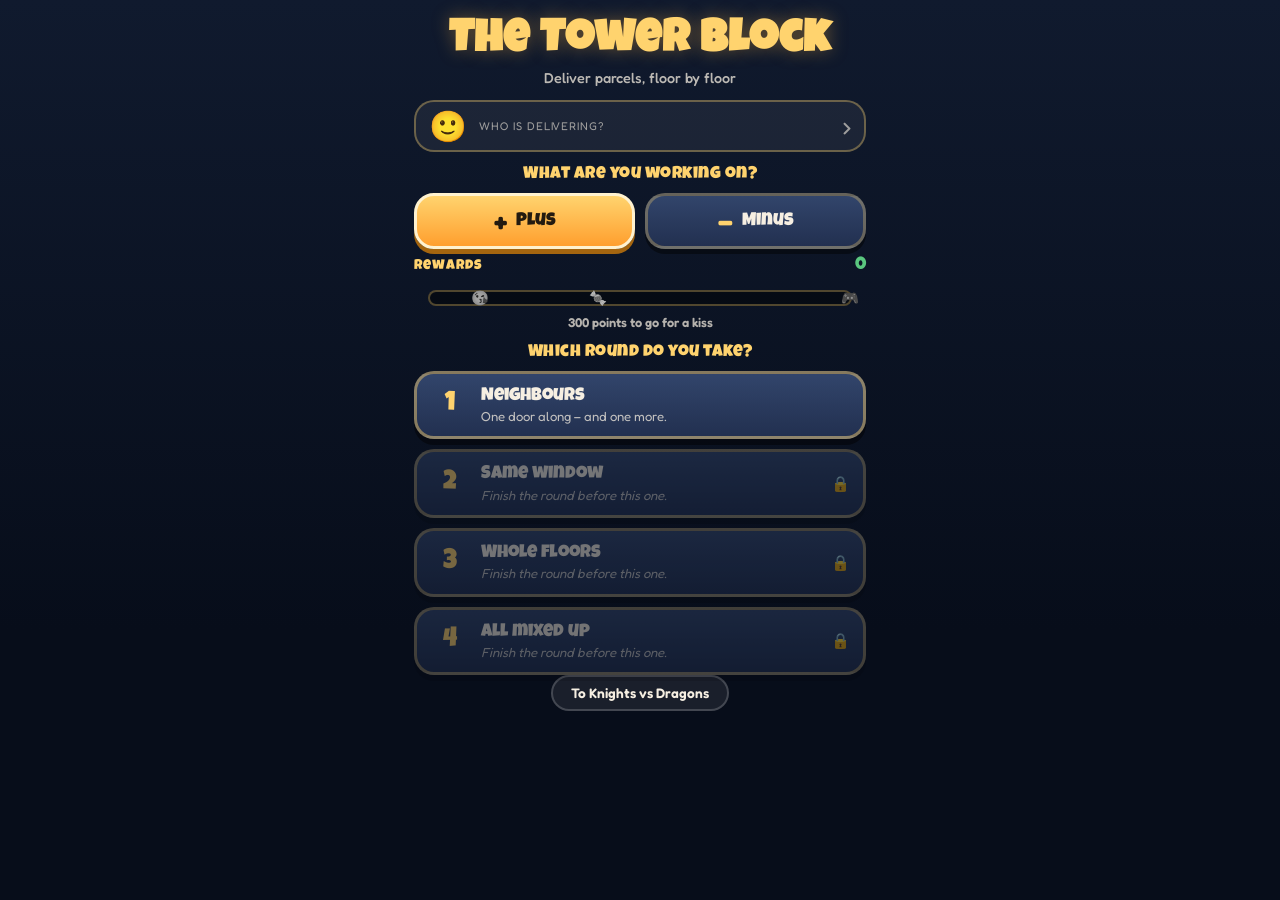
<file: hochhaus.html>
<!DOCTYPE html>
<html lang="de">
<head>
<meta charset="utf-8">
<meta name="viewport" content="width=device-width, initial-scale=1, viewport-fit=cover">
<title>Das Hochhaus – Rechnen bis 100</title>
<link rel="icon" href="favicon.svg?v=1" type="image/svg+xml">
<link rel="icon" href="favicon.ico" sizes="32x32">
<link rel="apple-touch-icon" href="apple-touch-icon.png">
<meta name="theme-color" content="#101a2e">
<link rel="preconnect" href="https://fonts.googleapis.com">
<link rel="preconnect" href="https://fonts.gstatic.com" crossorigin>
<link href="https://fonts.googleapis.com/css2?family=Luckiest+Guy&family=Fredoka:wght@400;500;600;700&display=swap" rel="stylesheet">
<link rel="stylesheet" href="hochhaus.css?v=4">
</head>
<body>
<div id="app">

  <!-- ============ AUSWAHL ============ -->
  <section class="schirm is-active" id="schirm-wahl">
    <h1 class="titel">
      <span class="zeile1" data-i18n="hh.name">Das Hochhaus</span>
      <span class="zeile2" data-i18n="hh.untertitel">Pakete austragen, Stockwerk für Stockwerk</span>
    </h1>

    <button class="bote-leiste" id="btn-spieler" type="button">
      <span class="bote-bild" id="wahl-avatar">🙂</span>
      <span class="bote-info">
        <span class="bote-kopf" data-i18n="hh.wer">Wer trägt aus?</span>
        <span class="bote-name" id="wahl-name"></span>
      </span>
      <span class="bote-pfeil">›</span>
    </button>

    <div class="wahl-frage" data-i18n="hh.modus.frage">Was rechnest du?</div>
    <div class="modi" id="modi"></div>
    <!-- Der Belohnungsbalken: drei Stufen, am Ende faengt er von vorn an. -->
    <div class="lohn">
      <div class="lohn-kopf">
        <span class="lohn-titel" data-i18n="hh.lohn.titel">Belohnungen</span>
        <span class="lohn-punkte" id="lohn-punkte">0</span>
      </div>
      <div class="lohn-balken" id="lohn-balken"><i class="lohn-fuell" id="lohn-fuell"></i></div>
      <div class="lohn-naechste" id="lohn-naechste"></div>
    </div>

    <div class="wahl-frage" data-i18n="hh.start.frage">Welche Lieferung nimmst du?</div>
    <div class="stufen" id="stufen"></div>

    <a class="mini" href="index.html" data-i18n="hh.ritter">Zum Rechen-Ritter</a>
  </section>

  <!-- ============ SPIEL ============ -->
  <section class="schirm" id="schirm-spiel">
    <div class="kopf">
      <span class="kopf-stufe" id="spiel-stufe">Nachbarn</span>
      <span class="kopf-punktebox">
        <span class="kopf-serie aus" id="spiel-serie"></span>
        <span class="kopf-punkte" id="spiel-punkte">0</span>
      </span>
      <span class="kopf-fortschritt" id="spiel-fortschritt">Paket 1 von 12</span>
    </div>

    <div class="lohn-balken lohn-balken--klein" id="lohn-balken-spiel">
      <i class="lohn-fuell" id="lohn-fuell-spiel"></i>
    </div>

    <!-- Das Haus ist die Hundertertafel: Stockwerk = Zehner, Fenster = Einer.
         Beschriftet sind nur die Stockwerke und die bekannten Wohnungen. -->
    <div class="haus">
      <div class="haus-dach"></div>
      <div class="haus-gitter" id="haus-gitter"></div>
      <div class="haus-boden"></div>
    </div>

    <div class="tafel">
      <div class="liste" id="liste"></div>
      <div class="meldung" id="meldung"></div>
    </div>

    <div class="eingabe">
      <div class="reihe-block">
        <span class="reihe-titel" data-i18n="hh.stock">Stock</span>
        <div class="reihe" id="reihe-stock"></div>
      </div>
      <div class="reihe-block">
        <span class="reihe-titel" data-i18n="hh.fenster">Fenster</span>
        <div class="reihe" id="reihe-fenster"></div>
      </div>
      <button class="knopf" id="btn-klingeln" type="button" disabled>
        <span data-i18n="hh.klingeln">Klingeln!</span>
        <span class="knopf-zahl" id="knopf-zahl"></span>
      </button>
    </div>

    <button class="mini" id="btn-abbrechen" type="button" data-i18n="hh.zurueck">Zur Auswahl</button>
  </section>

</div>

<!-- ============ SPIELERWAHL ============ -->
<div class="overlay" id="ov-konto">
  <div class="overlay-karte">
    <h2 data-i18n="wer.spielt">Wer spielt?</h2>
    <div class="konto-gitter" id="konto-gitter"></div>
    <p class="hinweis" data-i18n="hh.konto.neu">Neue Spieler legst du im Rechen-Ritter an.</p>
    <button class="mini" id="btn-konto-zu" type="button" data-i18n="zurueck">Zurück</button>
  </div>
</div>

<!-- ============ ABSCHLUSS ============ -->
<div class="overlay" id="ov-fertig">
  <div class="overlay-karte">
    <div class="sterne" id="fertig-sterne">⭐⭐⭐</div>
    <h2 data-i18n="hh.fertig.titel">Alle Pakete zugestellt!</h2>
    <p id="fertig-text"></p>
    <p class="punkte-zeile" id="fertig-punkte"></p>
    <p class="punkte-bonus" id="fertig-bonus"></p>
    <p class="lob" id="fertig-lob"></p>
    <button class="knopf" id="btn-weiter" type="button" data-i18n="hh.weiter">Nächste Lieferung</button>
    <button class="mini" id="btn-fertig-zurueck" type="button" data-i18n="hh.zurueck">Zur Auswahl</button>
  </div>
</div>

<script src="strings.js?v=23"></script>
<script src="hochhaus-texte.js?v=4"></script>
<script src="hochhaus.js?v=4"></script>
</body>
</html>
</file>
<file: style.css>
:root{
  --nacht:#141d38;
  --nacht-tief:#0b1122;
  --stein:#26314f;
  --pergament:#f7e8c8;
  --pergament-tief:#e6cfa2;
  --gold:#f5b53c;
  --gold-tief:#b97d1c;
  --herz:#ff4d6d;
  --drache:#57c07d;
  --feuer:#ef5a35;
  --tinte:#2a1c0e;
  --r-gross:22px;
  --r-klein:12px;
  --schrift-display:"Luckiest Guy","Trebuchet MS",Verdana,sans-serif;
  --schrift-text:"Fredoka","Trebuchet MS",Verdana,sans-serif;
}
*{box-sizing:border-box;margin:0;padding:0;-webkit-tap-highlight-color:transparent}
html,body{height:100%}
body{
  font-family:var(--schrift-text);
  color:var(--pergament);
  background:radial-gradient(120% 80% at 50% 0%, #2b3a63 0%, var(--nacht) 45%, var(--nacht-tief) 100%);
  min-height:100dvh;display:flex;justify-content:center;overflow-x:hidden;
  padding:calc(12px + env(safe-area-inset-top)) calc(12px + env(safe-area-inset-right)) calc(12px + env(safe-area-inset-bottom)) calc(12px + env(safe-area-inset-left));
}
body::after{
  content:"";position:fixed;left:0;right:0;bottom:0;height:70px;
  background:
    repeating-linear-gradient(90deg,var(--nacht-tief) 0 26px,transparent 26px 52px) top/auto 18px no-repeat,
    linear-gradient(var(--nacht-tief),var(--nacht-tief)) bottom/100% 54px no-repeat;
  opacity:.9;pointer-events:none;z-index:0;
}
#app{width:100%;max-width:560px;position:relative;z-index:1;display:flex;flex-direction:column}
.screen{display:none;flex-direction:column;gap:12px;flex:1;position:relative}
.screen.is-active{display:flex}

/* ---------- Bausteine ---------- */
.tafel{
  background:linear-gradient(var(--pergament),var(--pergament-tief));
  color:var(--tinte);border-radius:var(--r-gross);border:3px solid var(--gold-tief);
  box-shadow:0 10px 0 rgba(0,0,0,.35),inset 0 2px 0 rgba(255,255,255,.6);padding:18px;
}
.knopf{
  font-family:var(--schrift-display);font-size:1.35rem;letter-spacing:.5px;color:var(--tinte);
  background:linear-gradient(var(--gold),#d99420);border:3px solid var(--gold-tief);
  border-radius:var(--r-gross);padding:14px 26px;cursor:pointer;
  box-shadow:0 6px 0 var(--gold-tief);transition:transform .08s,box-shadow .08s;
}
.knopf[hidden]{display:none}
.knopf:active{transform:translateY(5px);box-shadow:0 1px 0 var(--gold-tief)}
.mini{
  font-family:var(--schrift-text);font-weight:600;font-size:.95rem;
  background:rgba(255,255,255,.08);color:var(--pergament);
  border:2px solid rgba(255,255,255,.16);border-radius:999px;padding:8px 16px;cursor:pointer;
}
.mini:active{transform:translateY(2px)}
:focus-visible{outline:4px solid #7fd4ff;outline-offset:3px}

/* ---------- Start ---------- */
.titel{font-family:var(--schrift-display);text-align:center;line-height:1;margin-top:4px}
.titel .zeile1{display:block;font-size:clamp(2rem,9vw,2.9rem);color:var(--gold);text-shadow:0 4px 0 var(--gold-tief),0 8px 14px rgba(0,0,0,.5)}
.titel .zeile2{display:block;font-size:clamp(.9rem,4vw,1.2rem);color:var(--pergament);opacity:.85;margin-top:6px}
.frage-block{margin-bottom:16px}
.frage-block:last-child{margin-bottom:0}
.frage{font-family:var(--schrift-display);font-size:1.15rem;color:var(--tinte);margin-bottom:8px;text-align:center}
.wahl{display:grid;grid-template-columns:1fr 1fr;gap:10px}
.wahl button{
  font-family:var(--schrift-text);font-weight:700;font-size:1rem;color:var(--tinte);
  background:#fffdf5;border:3px solid #c7ad7c;border-radius:var(--r-klein);
  padding:12px 6px;cursor:pointer;display:flex;flex-direction:column;align-items:center;gap:4px;
  box-shadow:0 4px 0 rgba(0,0,0,.18);transition:transform .08s,box-shadow .08s;
}
.wahl button .zeichen{font-size:1.9rem;line-height:1}
.wahl button[aria-pressed="true"]{
  background:linear-gradient(#ffe9ae,var(--gold));border-color:var(--gold-tief);
  box-shadow:0 4px 0 var(--gold-tief),inset 0 0 0 2px #fff8;
}
.wahl button[aria-pressed="true"]::after{content:var(--t-ausgewaehlt,"✓ ausgewählt");font-size:.7rem;letter-spacing:.5px;opacity:.75}
.wahl button:active{transform:translateY(3px);box-shadow:0 1px 0 rgba(0,0,0,.18)}
.spielwahl{display:grid;grid-template-columns:1fr;gap:12px}
.spielkarte{
  position:relative;
  display:flex;align-items:center;gap:14px;text-align:left;cursor:pointer;
  background:linear-gradient(var(--pergament),var(--pergament-tief));color:var(--tinte);
  border:3px solid var(--gold-tief);border-radius:var(--r-gross);padding:14px 16px;
  box-shadow:0 8px 0 rgba(0,0,0,.35);transition:transform .08s,box-shadow .08s;font-family:var(--schrift-text);
}
.spielkarte:active{transform:translateY(5px);box-shadow:0 3px 0 rgba(0,0,0,.35)}
.spielkarte .bild{font-size:2.6rem;line-height:1;flex-shrink:0}
/* Karten mit gezeichnetem Symbol statt Emoji: gleiche Höhe wie ein Emoji. */
.spielkarte .bild img{display:block;height:1.4em;width:auto}
.spielkarte h3{font-family:var(--schrift-display);font-size:1.25rem;line-height:1.1}
.spielkarte p{font-size:.92rem;font-weight:500;opacity:.85;margin-top:3px}
/* Zeigt, auf welcher Stufe das Spiel beim naechsten Start beginnt. Bleibt
   weg, solange es die erste ist - dann gibt es nichts zu erzaehlen. */
.spielkarte .karte-fort{
  display:inline-block;margin-top:5px;
  font-family:var(--schrift-display);font-size:.72rem;letter-spacing:.5px;
  background:rgba(43,32,20,.14);border:2px solid rgba(43,32,20,.28);
  border-radius:999px;padding:2px 9px;
}
.spielkarte .karte-fort[hidden]{display:none}
.spielwahl-titel{
  font-family:var(--schrift-display);font-size:1rem;letter-spacing:1px;line-height:1;
  text-align:center;margin-top:6px;color:var(--gold);
}
.spielwahl-titel--ausgeben{color:var(--feuer)}
.spielkarte .badge{
  margin-left:auto;align-self:flex-start;flex-shrink:0;
  font-family:var(--schrift-display);font-size:.68rem;letter-spacing:.5px;
  border-radius:999px;padding:4px 10px;white-space:nowrap;
}
.spielkarte .badge--verdienen{background:rgba(87,192,125,.3);color:#0c3f24;border:2px solid #2f7d4e}
.spielkarte .badge--ausgeben{background:rgba(239,90,53,.18);color:#ffb4a0;border:2px solid var(--feuer)}
/* Die Galerie kostet nichts, sie wird nur angeschaut. */
.spielkarte .badge--ansehen{background:rgba(255,255,255,.12);color:#d8e2ff;border:2px solid rgba(255,255,255,.3)}
.spielkarte--ausgeben{
  background:linear-gradient(#3c2b1d,#28190f);color:var(--pergament);border-color:var(--feuer);
  box-shadow:0 8px 0 rgba(180,45,20,.45);
}
.spielkarte--ausgeben h3{color:var(--gold)}
.spielkarte--ausgeben p{color:rgba(247,232,200,.72)}

/* ---------- Spielerkonto ---------- */
.spieler-leiste{
  display:flex;align-items:center;gap:12px;cursor:pointer;
  background:linear-gradient(var(--pergament),var(--pergament-tief));color:var(--tinte);
  border:3px solid var(--gold-tief);border-radius:var(--r-gross);
  box-shadow:0 8px 0 rgba(0,0,0,.35);padding:10px 14px;
}
.spieler-leiste:active{transform:translateY(3px);box-shadow:0 5px 0 rgba(0,0,0,.35)}
.spieler-leiste .avatar{
  font-size:2.4rem;line-height:1;flex-shrink:0;
  background:rgba(255,255,255,.55);border:2px solid var(--gold-tief);
  border-radius:50%;width:56px;height:56px;display:flex;align-items:center;justify-content:center;
}
.spieler-leiste .spieler-info{flex:1;text-align:left}
.spieler-leiste .spieler-info .kopf{font-size:.7rem;text-transform:uppercase;letter-spacing:1.4px;opacity:.6;font-weight:700}
.spieler-leiste .spieler-info .name{font-family:var(--schrift-display);font-size:1.35rem;line-height:1.1}
.spieler-leiste .pfeil{font-size:1.6rem;opacity:.7}

.konto-gitter{display:grid;grid-template-columns:repeat(2,1fr);gap:10px;width:100%}
.konto-karte{
  cursor:pointer;text-align:center;display:flex;flex-direction:column;align-items:center;gap:6px;
  background:linear-gradient(var(--pergament),var(--pergament-tief));color:var(--tinte);
  border:3px solid var(--gold-tief);border-radius:var(--r-gross);padding:16px 8px;
  box-shadow:0 6px 0 rgba(0,0,0,.35);transition:transform .08s,box-shadow .08s;
}
.konto-karte:active{transform:translateY(4px);box-shadow:0 2px 0 rgba(0,0,0,.35)}
.konto-karte .avatar{font-size:3rem;line-height:1}
.konto-karte .name{font-family:var(--schrift-display);font-size:1.15rem;line-height:1.1}
.konto-karte.aktiv{border-color:var(--drache);box-shadow:0 0 0 3px var(--drache),0 6px 0 rgba(0,0,0,.35)}
.konto-karte.aktiv::after{content:var(--t-du-bist-dran,"✓ du bist dran");font-size:.68rem;letter-spacing:.5px;color:#1f7a45;font-weight:700}
.konto-karte--neu{background:rgba(255,255,255,.08);color:var(--pergament);border:3px dashed var(--gold)}
.konto-karte--neu .plus{font-size:2.4rem;line-height:1;color:var(--gold)}
.konto-karte--neu .name{color:var(--gold)}

.sprache-feld{display:flex;flex-direction:column;gap:6px;width:100%;margin-top:10px}
.sprache-label{font-size:.72rem;font-weight:600;letter-spacing:.4px;opacity:.75}
.sprache-wahl{display:flex;flex-wrap:wrap;gap:6px;width:100%}
.sprache-knopf{
  font-family:var(--schrift-text);font-size:.82rem;font-weight:600;
  background:rgba(255,255,255,.08);color:var(--pergament);
  border:2px solid rgba(255,255,255,.18);border-radius:999px;padding:6px 12px;
  cursor:pointer;transition:transform .08s;
}
.sprache-knopf:active{transform:translateY(2px)}
.sprache-knopf.gewaehlt{background:var(--gold);color:var(--tinte);border-color:var(--gold-tief)}

.avatar-wahl{display:grid;grid-template-columns:repeat(4,1fr);gap:8px;width:100%}
.avatar-option{
  font-size:2.2rem;line-height:1;aspect-ratio:1;cursor:pointer;
  background:rgba(255,255,255,.08);border:2px solid rgba(255,255,255,.16);
  border-radius:var(--r-klein);display:flex;align-items:center;justify-content:center;
  transition:transform .08s;
}
.avatar-option:active{transform:scale(.92)}
.avatar-option.gewaehlt{background:linear-gradient(#ffe9ae,var(--gold));border-color:var(--gold-tief);box-shadow:0 0 0 3px #fff8}
.konto-name{width:100%;font-family:var(--schrift-text);font-weight:600;font-size:1.15rem;text-align:center;
  color:var(--tinte);background:#fffdf5;border:3px solid #c7ad7c;border-radius:var(--r-klein);padding:12px}

/* ---------- Kampfleiste ---------- */
.kampfleiste{display:grid;grid-template-columns:1fr auto 1fr;align-items:center;gap:8px}
.partei{background:rgba(255,255,255,.06);border:2px solid rgba(255,255,255,.12);border-radius:var(--r-klein);padding:8px 10px}
.partei--drache{text-align:right}
.partei .name{font-size:.8rem;text-transform:uppercase;letter-spacing:1.5px;opacity:.7;font-weight:600}
.leben{display:flex;gap:4px;font-size:1.35rem;margin-top:2px;min-height:1.6em}
.partei--drache .leben{justify-content:flex-end}
.leben span{transition:transform .25s,opacity .25s,filter .25s}
.leben span.weg{filter:grayscale(1);opacity:.28;transform:scale(.75)}
.leben span.verliert{animation:verlust .5s ease-out}
.runde{font-family:var(--schrift-display);background:var(--stein);border:2px solid var(--gold-tief);
  color:var(--gold);border-radius:999px;padding:6px 12px;font-size:.9rem;white-space:nowrap}

/* ---------- Schatz-/Truhenleiste ---------- */
.schatzleiste{background:rgba(255,255,255,.06);border:2px solid rgba(255,255,255,.12);
  border-radius:var(--r-klein);padding:9px 12px;display:flex;align-items:center;gap:9px}
.schatzleiste .schild{font-size:1.4rem;line-height:1}
.goldbox{display:flex;align-items:center;gap:5px;font-family:var(--schrift-display);
  color:var(--gold);font-size:1.15rem;min-width:3.4em}
.goldbox.puls{animation:puls .45s ease-out}
.goldbox.minus{animation:ruettel .45s ease-out}
.goldbox.minus .js-gold{color:var(--feuer)}
.balken{flex:1;height:16px;background:rgba(0,0,0,.35);border-radius:999px;overflow:hidden;border:2px solid rgba(255,255,255,.15)}
.balken i{display:block;height:100%;width:0;background:linear-gradient(90deg,#ffd77a,var(--gold));
  border-radius:999px;transition:width .45s cubic-bezier(.2,.9,.3,1.2)}
.schatzleiste .zaehler{font-weight:700;font-size:.88rem;min-width:2.6em;text-align:right}

/* ---------- Arena ---------- */
.arena{position:relative;min-height:118px;height:118px;display:flex;align-items:flex-end;justify-content:space-between;
  padding:0 6px;border-bottom:4px solid rgba(255,255,255,.08)}
.figur{font-size:clamp(3rem,14vw,4.2rem);line-height:1;filter:drop-shadow(0 6px 6px rgba(0,0,0,.5))}
.figur--drache{transform:scaleX(-1)}
/* Der Ritter ist jetzt ein SVG (images/ritter.svg) statt Emoji. */
#ritter img{display:block;height:clamp(58px,17vw,82px);width:auto}
.figur.angriff{animation:angriff .45s ease-out}
.figur.getroffen{animation:getroffen .45s ease-out}
.figur.faellt{animation:faellt .9s forwards}
/* Der eigene Drache aus der Höhle: schwebt über der Schulter des Ritters.
   Absolut positioniert, damit er das space-between der Arena nicht stört. */
.figur--begleiter{
  position:absolute;left:6px;top:0;z-index:1;pointer-events:none;
  font-size:clamp(1.4rem,6vw,2rem);
  filter:drop-shadow(0 3px 4px rgba(0,0,0,.5)) hue-rotate(var(--drachen-hue,0deg)) brightness(1.18) contrast(1.06);
  animation:schweben 3.2s ease-in-out infinite;
}
.figur--begleiter.aus{display:none}
.figur--begleiter.jubelt{animation:huepfen .5s ease-out}
.figur--begleiter img{display:block;width:clamp(1.8rem,8vw,2.6rem);height:auto}
.effekt{position:absolute;top:35%;left:10%;font-size:2.6rem;opacity:0;pointer-events:none}
.effekt.schlag{animation:schlag .55s ease-out}
.effekt.flamme{animation:flamme .7s ease-in}
/* Feuer des Begleiters: startet über der Schulter des Ritters und fliegt
   zum Drachen, parallel zum Schwert. */
.effekt--feuer{top:16%;left:8%}
.effekt--feuer.feuer{animation:feuer .8s ease-out}
.funken{position:absolute;inset:0;overflow:hidden;pointer-events:none}
/* Goldregen: erscheint auf Höhe des Kontostands, nicht mitten im Geschehen. */
.funken--gold{top:0;bottom:auto;height:110px}
.funke{position:absolute;font-size:1.4rem;animation:funke 1.1s ease-out forwards}

/* ---------- Aufgabe ---------- */
.aufgabe-tafel{text-align:center;padding:16px 14px}
.aufgabe{font-family:var(--schrift-display);font-size:clamp(2.2rem,12vw,3.2rem);line-height:1.1;
  letter-spacing:2px;color:var(--tinte)}
.aufgabe .luecke{display:inline-block;min-width:1.1em;border-bottom:6px solid var(--feuer);color:var(--feuer)}
/* "1 + 3 - 2 = ?" ist vier Zeichen laenger als "7 + 5 = ?" und liefe bei der
   vollen Groesse ueber den Rand. */
.aufgabe--kette{font-size:clamp(1.7rem,8.6vw,2.5rem);letter-spacing:1px}
.rueckmeldung{font-weight:600;font-size:1.05rem;margin-top:8px;min-height:1.5em;color:#5b4a2e}
.rueckmeldung.gut{color:#1f7a45}
.rueckmeldung.schlecht{color:#b1341f}
.tipp-feld{display:none;margin-top:14px}
.tipp-feld.is-offen{display:block}
.punktefeld{display:grid;gap:4px;justify-items:center}
/* Ueberschrift ueber jeder Punktereihe einer Rechenkette. */
.punkte-schritt{font-family:var(--schrift-display);font-size:.95rem;color:#5b4a2e;line-height:1.1}
.zahlenfeldpunkte{display:grid;grid-template-columns:repeat(10,1fr);gap:5px;max-width:340px;margin:0 auto;width:100%}
.zahlenfeldpunkte i{aspect-ratio:1;border-radius:50%;border:2px solid #b9a074;background:#fffdf5;display:block;position:relative}
.zahlenfeldpunkte i:nth-child(5n){margin-right:8px}
.zahlenfeldpunkte i:nth-child(10n){margin-right:0}
.zahlenfeldpunkte i.a{background:#3f7fd1;border-color:#2b5a97}
.zahlenfeldpunkte i.b{background:var(--feuer);border-color:#b23c1f}
.zahlenfeldpunkte i.dazu{background:#fffdf5;border:3px dashed var(--feuer)}
.zahlenfeldpunkte i.weg{background:#ded3bb;border-color:#b9a074}
.zahlenfeldpunkte i.weg::after{content:"";position:absolute;inset:15%;
  background:linear-gradient(45deg,transparent 44%,#8a6f43 44% 56%,transparent 56%),
             linear-gradient(-45deg,transparent 44%,#8a6f43 44% 56%,transparent 56%)}

/* ---------- Zahlenfeld ---------- */
.zahlenfeld{display:grid;grid-template-columns:repeat(7,1fr);gap:7px}
.zahlenfeld--klein{grid-template-columns:repeat(6,1fr)}
.zahl{font-family:var(--schrift-text);font-weight:700;font-size:clamp(1.05rem,4.6vw,1.4rem);aspect-ratio:1;
  color:var(--tinte);background:linear-gradient(var(--pergament),var(--pergament-tief));
  border:2px solid var(--gold-tief);border-radius:var(--r-klein);box-shadow:0 4px 0 rgba(0,0,0,.4);
  cursor:pointer;transition:transform .07s,box-shadow .07s,background .15s}
.zahl:active{transform:translateY(3px);box-shadow:0 1px 0 rgba(0,0,0,.4)}
.zahl.richtig{background:linear-gradient(#7de2a2,var(--drache));border-color:#2f7d4e}
.zahl.falsch{background:linear-gradient(#ff9d8c,#e2483d);border-color:#a12b1e;color:#fff}
.zahlenfeld.gesperrt .zahl{pointer-events:none;opacity:.75}
.fusszeile{display:flex;gap:8px;justify-content:center;flex-wrap:wrap;padding-bottom:8px}

/* ---------- Ergebnis ---------- */
.ergebnis{text-align:center;display:flex;flex-direction:column;gap:12px;align-items:center;justify-content:center;flex:1}
.ergebnis .grossfigur{font-size:clamp(3.6rem,18vw,5.4rem);line-height:1;animation:schweben 2.4s ease-in-out infinite}
.ergebnis h2{font-family:var(--schrift-display);font-size:clamp(1.7rem,7.5vw,2.4rem);color:var(--gold);line-height:1.1}
.ergebnis p{font-size:1.05rem;font-weight:500;max-width:26ch}
.sterne{font-size:2.2rem;letter-spacing:6px}
.beute{font-family:var(--schrift-display);font-size:1.5rem;color:var(--gold)}
.bilanz{display:flex;gap:10px;flex-wrap:wrap;justify-content:center}
.bilanz div{background:rgba(255,255,255,.07);border:2px solid rgba(255,255,255,.14);border-radius:var(--r-klein);padding:10px 14px;min-width:88px}
.bilanz b{display:block;font-family:var(--schrift-display);font-size:1.5rem;color:var(--gold)}
.bilanz span{font-size:.78rem;text-transform:uppercase;letter-spacing:1px;opacity:.75}

/* ---------- Schatzjagd ---------- */
.hort-kopf{display:flex;gap:8px;align-items:stretch}
.anzeige{flex:1;background:rgba(255,255,255,.06);border:2px solid rgba(255,255,255,.12);
  border-radius:var(--r-klein);padding:8px 10px;text-align:center}
.anzeige .kopf{font-size:.72rem;text-transform:uppercase;letter-spacing:1.4px;opacity:.7;font-weight:600}
.anzeige .wert{font-family:var(--schrift-display);font-size:1.3rem;color:var(--gold);line-height:1.2}
.anzeige--serie .wert{color:var(--feuer)}
.anzeige--serie.aus .wert{color:#8b93a8}
.anzeige .goldbox{justify-content:center;min-width:0}
.hort-buehne{position:relative;min-height:120px;height:120px;display:flex;align-items:flex-end;justify-content:center;
  border-bottom:4px solid rgba(255,255,255,.08)}
.hort-buehne .haufen{font-size:clamp(2.6rem,12vw,3.6rem);line-height:1;filter:drop-shadow(0 6px 6px rgba(0,0,0,.5))}
.hort-buehne .haufen.huepft{animation:huepfen .5s ease-out}
.hort-buehne .haufen.schrumpft{animation:schrumpfen .5s ease-out}
.hort-buehne .rang{position:absolute;top:6px;left:50%;transform:translateX(-50%);
  font-family:var(--schrift-display);font-size:.95rem;color:var(--gold);
  background:var(--stein);border:2px solid var(--gold-tief);border-radius:999px;padding:4px 14px;white-space:nowrap}

/* ---------- Rang-Anzeige (Startseite + Spiele) ---------- */
.rang-banner{display:flex;align-items:center;gap:12px;margin-bottom:12px;
  background:linear-gradient(var(--pergament),var(--pergament-tief));color:var(--tinte);
  border:3px solid var(--gold-tief);border-radius:var(--r-gross);padding:10px 14px;box-shadow:0 6px 0 rgba(0,0,0,.28)}
.rang-banner .rb-emoji{font-size:2rem;line-height:1;filter:drop-shadow(0 3px 3px rgba(0,0,0,.35))}
.rang-banner .rb-info{display:flex;flex-direction:column;line-height:1.15;margin-right:auto}
.rang-banner .rb-label{font-size:.66rem;text-transform:uppercase;letter-spacing:.06em;opacity:.7}
.rang-banner .rb-name{font-family:var(--schrift-display);font-size:1.2rem;color:var(--gold-tief)}
.rang-banner .rb-fort{font-size:.72rem;font-weight:600;opacity:.78;text-align:right;max-width:40%}
.rang-chip{display:flex;align-items:center;gap:6px;width:fit-content;margin:2px auto 8px;
  background:rgba(255,255,255,.1);border:2px solid rgba(255,255,255,.2);border-radius:999px;
  padding:3px 12px;font-family:var(--schrift-text);font-weight:600;font-size:.85rem;color:var(--pergament)}
.rang-chip .js-rang-emoji{font-size:1.1rem;line-height:1}
.rang-feier{position:fixed;left:50%;top:34%;transform:translate(-50%,-50%);z-index:40;
  display:flex;flex-direction:column;align-items:center;gap:2px;pointer-events:none;
  background:linear-gradient(var(--pergament),var(--pergament-tief));color:var(--tinte);
  border:3px solid var(--gold-tief);border-radius:20px;padding:16px 26px;
  box-shadow:0 12px 30px rgba(0,0,0,.5);animation:aufpoppen .5s ease-out}
.rang-feier.weg{animation:wegblenden .5s ease-in forwards}
.rang-feier .rf-emoji{font-size:2.8rem;line-height:1;filter:drop-shadow(0 4px 5px rgba(0,0,0,.4))}
.rang-feier .rf-label{font-size:.78rem;text-transform:uppercase;letter-spacing:.08em;opacity:.7}
.rang-feier .rf-name{font-family:var(--schrift-display);font-size:1.5rem;color:var(--gold-tief)}
@keyframes wegblenden{to{opacity:0;transform:translate(-50%,-64%) scale(.9)}}

/* ---------- Overlay ---------- */
.overlay{position:fixed;inset:0;background:rgba(6,10,22,.88);z-index:20;
  display:none;align-items:center;justify-content:center;padding:16px}
.overlay.is-offen{display:flex}
.overlay-karte{width:100%;max-width:440px;text-align:center;display:flex;flex-direction:column;gap:14px;align-items:center}
.truhe{font-size:clamp(5rem,26vw,7.5rem);line-height:1;cursor:pointer;animation:wackeln 1s ease-in-out infinite}
.belohnung{font-size:clamp(4rem,22vw,6rem);line-height:1;animation:aufpoppen .6s ease-out}
/* Gezeichnetes Symbol statt Emoji – 1em, damit dieselbe clamp-Größe greift. */
.belohnung img{display:block;height:1em;width:auto;margin:0 auto}
.overlay h2{font-family:var(--schrift-display);font-size:clamp(1.6rem,7vw,2.2rem);color:var(--gold);line-height:1.15}
.overlay p{font-weight:500;font-size:1.05rem;max-width:28ch}
.gold-plus{font-family:var(--schrift-display);font-size:1.6rem;color:var(--gold)}
.album-gitter{display:grid;grid-template-columns:repeat(4,1fr);gap:8px;width:100%}
.sammelstueck{position:relative;background:rgba(255,255,255,.07);border:2px solid rgba(255,255,255,.14);
  border-radius:var(--r-klein);padding:8px 4px;display:flex;flex-direction:column;align-items:center;gap:2px}
.sammelstueck .bild{font-size:1.9rem;line-height:1}
.sammelstueck .titel-klein{font-size:.65rem;line-height:1.15;opacity:.85}
.sammelstueck.fehlt{opacity:.45}
.sammelstueck.fehlt .bild{filter:grayscale(1) brightness(.4)}
.sammelstueck:not(.fehlt){cursor:pointer;-webkit-tap-highlight-color:transparent}
.sammelstueck.fehlt{cursor:pointer}
.sammelstueck.fx-puls{animation:puls .5s ease-out}
.sammelstueck.fx-wackeln{animation:wackeln .55s ease-out}
.sammelstueck.fx-huepfen{animation:huepfen .55s ease-out}
.sammelstueck.fx-ruettel{animation:ruettel .45s ease-out}
.sammelstueck.fx-schweben{animation:schweben .7s ease-in-out}
.sammelstueck.fx-schimmer{animation:schimmer .6s ease-out}
.sammelstueck.fx-wash::after{content:"";position:absolute;inset:0;border-radius:inherit;
  background:var(--fx,#fff);opacity:0;pointer-events:none;
  box-shadow:0 0 16px 3px var(--fx,#fff);animation:fxWash .6s ease-out}
.neu-badge{position:absolute;top:-7px;right:-5px;background:linear-gradient(var(--gold),#d99420);
  color:var(--tinte);font-size:.54rem;font-weight:700;letter-spacing:.03em;
  padding:1px 5px;border-radius:999px;border:1.5px solid var(--gold-tief);
  box-shadow:0 1px 3px rgba(0,0,0,.4);animation:neuPuls 1.1s ease-in-out infinite}

/* ---------- Puzzle ---------- */
.puzzle-kopf{display:grid;grid-template-columns:1fr 1fr 1fr;gap:8px}
.puzzle-tafel{padding:10px;position:relative}  /* Bezug für .funken */
.puzzle-bild{
  width:100%;aspect-ratio:4/3;border-radius:16px;overflow:hidden;
  display:grid;grid-template-columns:repeat(5,1fr);grid-template-rows:repeat(4,1fr);
  background:#172038;border:3px solid var(--gold-tief);
  box-shadow:inset 0 0 0 2px rgba(255,255,255,.18);
}
.puzzle-teil{
  position:relative;overflow:hidden;min-width:0;min-height:0;
  background-size:500% 400%;background-repeat:no-repeat;
  filter:brightness(.28) saturate(.55);
  border:1px solid rgba(255,255,255,.13);
  transition:filter .35s,transform .18s;
}
.puzzle-teil.offen{filter:none}
.puzzle-teil.neu{animation:puzzleAuf .55s ease-out}
.puzzle-teil::after{
  content:"";position:absolute;inset:0;
  background:linear-gradient(135deg,rgba(255,255,255,.13),transparent 40%);
  pointer-events:none;
}
.puzzle-fortschritt{padding:10px 2px 2px}
.puzzle-fortschritt-text{text-align:center;font-weight:600;font-size:.92rem;margin-bottom:8px;min-height:2.4em}
.puzzle-info{
  display:flex;align-items:center;justify-content:space-between;
  background:rgba(255,255,255,.07);border:2px solid rgba(255,255,255,.13);
  border-radius:var(--r-klein);padding:10px 14px;font-weight:600;
}
.puzzle-info strong{font-family:var(--schrift-display);color:var(--gold);font-size:1.2rem}
#btn-puzzle-kaufen:disabled{opacity:.5;cursor:not-allowed;filter:grayscale(.5)}
.puzzle-hinweis{text-align:center;font-size:.86rem;opacity:.7;min-height:1.2em}
/* ---------- Bildergalerie ---------- */
.galerie-titel{font-family:var(--schrift-display);font-size:1.35rem;color:var(--gold);line-height:1.15}
.galerie-text{font-size:.9rem;opacity:.85;margin-top:2px}
.galerie-gitter{display:grid;grid-template-columns:repeat(2,1fr);gap:10px;width:100%;margin-top:12px}
.galerie-stueck{position:relative;background:rgba(255,255,255,.07);border:2px solid rgba(255,255,255,.14);
  border-radius:var(--r-klein);padding:6px;display:flex;flex-direction:column;align-items:center;gap:4px;
  cursor:pointer;-webkit-tap-highlight-color:transparent}
.galerie-stueck img{width:100%;aspect-ratio:4/3;object-fit:cover;border-radius:8px;display:block}
.galerie-stueck .galerie-schloss{width:100%;aspect-ratio:4/3;border-radius:8px;display:flex;
  align-items:center;justify-content:center;font-size:2rem;
  background:linear-gradient(135deg,#26314f,#0b1122)}
.galerie-stueck .titel-klein{font-size:.7rem;line-height:1.15;opacity:.85}
.galerie-stueck.fehlt{opacity:.55;cursor:default}
.galerie-stueck:not(.fehlt):active{transform:scale(.97)}

/* ---------- Bild gross ansehen ----------
   Der Rahmen ist das Fenster, das Bild darin normal genau so breit. Mit .gross
   wird das Bild breiter als der Rahmen – der wird dadurch scrollbar und man
   schiebt mit dem Finger über das Bild. */
.bild-rahmen{width:100%;max-height:62vh;overflow:auto;border-radius:12px;
  border:3px solid var(--gold-tief);background:#0b1122;
  -webkit-overflow-scrolling:touch;cursor:zoom-in}
.bild-rahmen img{width:100%;display:block}
.bild-rahmen.gross{cursor:zoom-out}
.bild-rahmen.gross img{width:220%;max-width:none}
.bild-titel{font-family:var(--schrift-display);color:var(--gold)}
.bild-hinweis{font-size:.8rem;opacity:.75}

@keyframes puzzleAuf{
  0%{filter:brightness(2.2) saturate(1.3);transform:scale(.92)}
  55%{filter:brightness(1.3);transform:scale(1.03)}
  100%{filter:none;transform:scale(1)}
}

/* ---------- Burg ---------- */
.burg-kopf{display:grid;grid-template-columns:1fr 1fr 1fr;gap:8px}
.burg-tafel{padding:10px}
.burg-buehne{
  position:relative;border-radius:16px;overflow:hidden;
  background:linear-gradient(#9fd6f2 0%,#d6edfb 34%,#7ec850 34%,#4f9632 100%);
  border:3px solid var(--gold-tief);box-shadow:inset 0 0 0 2px rgba(255,255,255,.18);
  padding:10px 6px 6px;
}
.burg-fundament{display:grid;grid-template-columns:repeat(9,1fr);gap:0;margin-top:0}
.burg-fundament .stein{aspect-ratio:2.4/1;overflow:hidden}
.burg-raster{
  display:grid;grid-template-columns:repeat(9,1fr);gap:0;
  border-radius:4px;background:rgba(0,0,0,.28);
  box-shadow:inset 0 0 0 2px rgba(255,255,255,.08);
  position:relative;margin:2px 0;
}
.burg-zelle{
  aspect-ratio:1;overflow:hidden;cursor:pointer;padding:0;border:0;
  border-radius:0;background:rgba(0,0,0,.14);
  box-shadow:inset 0 0 0 1px rgba(0,0,0,.22);
  transition:transform .08s,background .15s;
}
.burg-zelle.kann{background:rgba(245,181,60,.28);box-shadow:inset 0 0 0 3px var(--gold)}
.burg-zelle:active{transform:scale(.94)}
.burg-zelle.besetzt{background:transparent;box-shadow:none}
.kachel-svg{display:block;width:100%;height:100%}
.burg-zelle.neu{animation:burgAuf .5s ease-out}
.burg-palette{display:grid;grid-template-columns:repeat(4,1fr);gap:6px}
.burg-werkzeug{
  display:flex;flex-direction:column;align-items:center;gap:3px;cursor:pointer;
  background:rgba(255,255,255,.08);color:var(--pergament);
  border:2px solid rgba(255,255,255,.16);border-radius:var(--r-klein);padding:7px 3px;
  font-family:var(--schrift-text);transition:transform .08s,box-shadow .08s;
}
.burg-werkzeug .zeichen{width:34px;height:34px;line-height:0;border-radius:5px;overflow:hidden;box-shadow:0 1px 2px rgba(0,0,0,.35)}
.burg-werkzeug .name{font-size:.72rem;font-weight:600;text-align:center;line-height:1.1}
.burg-werkzeug .preis{font-size:.68rem;opacity:.8}
.burg-werkzeug:active{transform:translateY(2px)}
.burg-werkzeug.gewaehlt{background:linear-gradient(#ffe9ae,var(--gold));color:var(--tinte);border-color:var(--gold-tief);box-shadow:0 0 0 2px #fff8}
.burg-werkzeug.zu-teuer{opacity:.45;filter:grayscale(.5);cursor:not-allowed}
.burg-fortschritt{padding:12px 2px 2px}
.burg-checkliste{display:flex;flex-wrap:wrap;gap:6px;justify-content:center}
.burg-ziel{font-size:.8rem;font-weight:600;background:rgba(255,255,255,.08);border:2px solid rgba(255,255,255,.14);
  border-radius:999px;padding:4px 10px;opacity:.55}
.burg-ziel.ok{opacity:1;border-color:#2f7d4e;background:rgba(87,192,125,.3);color:#0c3f24}
.burg-hinweis{text-align:center;font-size:.86rem;opacity:.7;min-height:1.2em}
@keyframes burgAuf{
  0%{transform:scale(.6) rotate(-8deg);opacity:0}
  60%{transform:scale(1.12);opacity:1}
  100%{transform:scale(1)}
}

/* ---------- Drachenhöhle ---------- */
.hoehle-kopf{display:grid;grid-template-columns:1fr 1fr 1fr;gap:8px}
.hoehle-buehne{
  /* 572x260 – dasselbe Seitenverhaeltnis, auf das images/drachenhoehle.webp
     zugeschnitten ist, damit "cover" nichts Wichtiges abschneidet.
     aspect-ratio statt fester Höhe, damit die Bühne auf schmalen Geräten
     proportional mitskaliert. */
  position:relative;aspect-ratio:572/260;height:auto;margin:0 -6px;
  display:flex;align-items:flex-end;justify-content:center;
}
/* Kulisse + Übergang: Höhlenbild und Farbschleier werden gemeinsam maskiert,
   damit die Kanten weich in den Seitenhintergrund auslaufen statt hart
   abzubrechen. Deshalb liegt der Drache ausserhalb dieser Ebene – er soll
   voll deckend bleiben. */
.hoehle-kulisse{
  position:absolute;inset:0;border-radius:20px;overflow:hidden;
  /* farthest-corner: die Ellipse endet genau in den Ecken der Buehne, damit die
     Maske dort wirklich bei null ankommt. Mit festen Prozentwerten waere sie an
     den Ecken noch fast deckend und das Bild braeche als Rechteck ab. */
  -webkit-mask-image:radial-gradient(ellipse farthest-corner at 50% 45%,#000 30%,rgba(0,0,0,.5) 60%,transparent 85%);
  mask-image:radial-gradient(ellipse farthest-corner at 50% 45%,#000 30%,rgba(0,0,0,.5) 60%,transparent 85%);
}
.hoehle-kulisse svg{position:absolute;inset:0;width:100%;height:100%;display:block}
/* Liegt "images/drachenhoehle.webp" vor, deckt das Foto die
   SVG-Kulisse ab. Fehlt die Datei, bleibt diese Ebene leer und die gezeichnete
   Höhle bleibt sichtbar – genau wie bei den Schriften greift ein Ersatz. */
.hoehle-foto{position:absolute;inset:0;background:url("images/drachenhoehle.webp") center/cover no-repeat;
  filter:brightness(.96) saturate(1.12)}
/* Farbangleich an den Seitenhintergrund – nimmt dem Bildrand den Bruch. */
.hoehle-kulisse::after{
  content:"";position:absolute;inset:0;pointer-events:none;
  background:
    radial-gradient(100% 86% at 50% 60%,transparent 28%,rgba(20,29,56,.46) 70%,rgba(11,17,34,.9) 100%),
    linear-gradient(rgba(20,29,56,.6),transparent 40%);
}
.hoehle-drache{
  position:relative;z-index:1;font-size:clamp(3.2rem,16vw,4.6rem);line-height:1;
  margin-bottom:76px;
  filter:drop-shadow(0 8px 10px rgba(0,0,0,.55)) hue-rotate(var(--drachen-hue,0deg)) brightness(1.22) contrast(1.08);
  animation:schweben 3.4s ease-in-out infinite;
}
.hoehle-drache::after{
  content:"";position:absolute;left:50%;top:56%;transform:translate(-50%,-50%);
  width:170%;height:130%;border-radius:50%;z-index:-1;pointer-events:none;
  background:radial-gradient(circle,rgba(245,181,60,.46),transparent 70%);
}
.hoehle-drache img{
  display:block;width:clamp(4.5rem,20vw,6.5rem);height:auto;
}
.hoehle-drache.hungrig{filter:drop-shadow(0 8px 10px rgba(0,0,0,.55)) hue-rotate(var(--drachen-hue,0deg)) brightness(1.05) saturate(.5) contrast(1.05)}
.hoehle-drache.huepft{animation:huepfen .5s ease-out}
.hoehle-drache.waechst{animation:aufpoppen .6s ease-out}
.hoehle-name{
  position:absolute;top:8px;left:50%;transform:translateX(-50%);z-index:1;
  font-family:var(--schrift-display);font-size:.95rem;color:var(--gold);
  background:rgba(11,17,34,.72);border:2px solid var(--gold-tief);border-radius:999px;
  padding:4px 14px;white-space:nowrap;
}
.hoehle-schmuck{position:absolute;inset:0;z-index:1;pointer-events:none}
.hoehle-schmuck span{
  position:absolute;font-size:1.7rem;line-height:1;
  filter:drop-shadow(0 3px 4px rgba(0,0,0,.55));animation:aufpoppen .5s ease-out;
}
/* Höhlen-Deko lebt, jedes Stück auf seine Art: Fackel flackert und wirft Licht,
   Stern funkelt, Kristall blinkt, Gold glitzert, das Nest wiegt sich in seiner
   eigenen Wärme und der Knochen kippelt ab und zu. Die Lichtscheine sind
   ::before-Ringe hinter dem Emoji, deren Farbe zur Ware passt – der Knochen
   bekommt keinen, Knochen leuchten nicht.

   Nest und Knochen behalten das Aufpoppen aus .hoehle-schmuck span und hängen
   ihre Dauerbewegung mit .5s Verzögerung dahinter. Die vier leuchtenden
   überschreiben es weiterhin, sonst wären sie bei jedem Öffnen der Höhle eine
   halbe Sekunde lang unsichtbar. */
.hoehle-schmuck .schmuck-fackel{animation:fackelFlacker .38s ease-in-out infinite}
.hoehle-schmuck .schmuck-nest{animation:aufpoppen .5s ease-out,nestWiegen 4.6s ease-in-out .5s infinite}
.hoehle-schmuck .schmuck-knochen{animation:aufpoppen .5s ease-out,knochenKippeln 5.2s ease-in-out .5s infinite}
.hoehle-schmuck .schmuck-fackel::before,
.hoehle-schmuck .schmuck-stern::before,
.hoehle-schmuck .schmuck-kristall::before,
.hoehle-schmuck .schmuck-nest::before,
.hoehle-schmuck .schmuck-gold::before{
  content:"";position:absolute;left:50%;bottom:50%;border-radius:50%;pointer-events:none;
}
.hoehle-schmuck .schmuck-fackel::before{
  width:5.6rem;height:5.6rem;margin-left:-2.8rem;margin-bottom:-2.8rem;
  background:radial-gradient(circle,rgba(255,150,50,.55),transparent 68%);
  animation:fackelSchein 1.7s ease-in-out infinite;
}
.hoehle-schmuck .schmuck-stern{animation:sternFunkeln 2.3s ease-in-out infinite}
.hoehle-schmuck .schmuck-stern::before{
  width:4.6rem;height:4.6rem;margin-left:-2.3rem;margin-bottom:-2.3rem;
  background:radial-gradient(circle,rgba(255,235,150,.5),transparent 68%);
  animation:sternSchein 2.3s ease-in-out infinite;
}
.hoehle-schmuck .schmuck-kristall{animation:kristallBlinken 2.9s ease-in-out infinite}
.hoehle-schmuck .schmuck-kristall::before{
  width:4.4rem;height:4.4rem;margin-left:-2.2rem;margin-bottom:-2.2rem;
  background:radial-gradient(circle,rgba(150,225,255,.45),transparent 68%);
  animation:kristallSchein 2.9s ease-in-out infinite;
}
.hoehle-schmuck .schmuck-gold{animation:goldGlitzern 3.4s ease-in-out infinite}
.hoehle-schmuck .schmuck-gold::before{
  width:4.4rem;height:4.4rem;margin-left:-2.2rem;margin-bottom:-2.2rem;
  background:radial-gradient(circle,rgba(255,205,90,.5),transparent 68%);
  animation:goldSchein 3.4s ease-in-out infinite;
}
/* Das Nest glimmt warm statt zu leuchten – hier hat das Ei gelegen. */
.hoehle-schmuck .schmuck-nest::before{
  width:4rem;height:4rem;margin-left:-2rem;margin-bottom:-2rem;
  background:radial-gradient(circle,rgba(255,170,90,.32),transparent 70%);
  animation:nestSchein 4.6s ease-in-out infinite;
}
@keyframes fackelFlacker{
  0%,100%{transform:scale(1) rotate(-2deg);filter:brightness(1) drop-shadow(0 3px 4px rgba(0,0,0,.55))}
  25%{transform:scale(1.1) rotate(2deg);filter:brightness(1.22) drop-shadow(0 0 6px rgba(255,150,50,.7))}
  50%{transform:scale(.94) rotate(-3deg);filter:brightness(.9) drop-shadow(0 3px 4px rgba(0,0,0,.55))}
  75%{transform:scale(1.13) rotate(3deg);filter:brightness(1.28) drop-shadow(0 0 7px rgba(255,150,50,.8))}
}
@keyframes fackelSchein{
  0%,100%{opacity:.55;transform:scale(1)}
  50%{opacity:1;transform:scale(1.22)}
}
@keyframes sternFunkeln{
  0%,100%{transform:scale(1);filter:brightness(1) drop-shadow(0 3px 4px rgba(0,0,0,.55))}
  50%{transform:scale(1.25);filter:brightness(1.6) drop-shadow(0 0 8px rgba(255,230,140,.9))}
}
@keyframes sternSchein{
  0%,100%{opacity:.4;transform:scale(1)}
  50%{opacity:1;transform:scale(1.3)}
}
@keyframes kristallBlinken{
  0%,100%{filter:brightness(1) drop-shadow(0 3px 4px rgba(0,0,0,.55))}
  8%,14%{filter:brightness(1.8) drop-shadow(0 0 8px rgba(150,225,255,.9))}
  22%{filter:brightness(.9) drop-shadow(0 3px 4px rgba(0,0,0,.55))}
  46%,52%{filter:brightness(1.7) drop-shadow(0 0 8px rgba(150,225,255,.85))}
}
@keyframes kristallSchein{
  0%,100%{opacity:.35}
  8%,14%{opacity:.9}
  22%{opacity:.3}
  46%,52%{opacity:.8}
}
@keyframes goldGlitzern{
  0%,100%{transform:scale(1);filter:brightness(1) drop-shadow(0 3px 4px rgba(0,0,0,.55))}
  40%{transform:scale(1.06);filter:brightness(1.35) drop-shadow(0 0 6px rgba(255,205,90,.7))}
  50%{transform:scale(1.12);filter:brightness(1.7) drop-shadow(0 0 10px rgba(255,220,120,.95))}
  60%{transform:scale(1.06);filter:brightness(1.35) drop-shadow(0 0 6px rgba(255,205,90,.7))}
}
@keyframes goldSchein{
  0%,100%{opacity:.4;transform:scale(1)}
  50%{opacity:.95;transform:scale(1.25)}
}
/* Ruhiges Atmen, kein Blitzen: Das Nest soll neben Stern und Kristall nicht
   um Aufmerksamkeit kämpfen. */
@keyframes nestWiegen{
  0%,100%{transform:rotate(-2.5deg) translateY(0);filter:brightness(1) drop-shadow(0 3px 4px rgba(0,0,0,.55))}
  50%{transform:rotate(2.5deg) translateY(-2px);filter:brightness(1.12) drop-shadow(0 3px 6px rgba(255,170,90,.45))}
}
@keyframes nestSchein{
  0%,100%{opacity:.35;transform:scale(1)}
  50%{opacity:.8;transform:scale(1.12)}
}
/* Der Knochen liegt fast die ganze Zeit still und kippelt dann kurz – als
   hätte der Drache ihn im Vorbeigehen angestoßen. */
@keyframes knochenKippeln{
  0%,62%,100%{transform:rotate(0deg) translateY(0)}
  68%{transform:rotate(-9deg) translateY(-3px)}
  74%{transform:rotate(7deg) translateY(-1px)}
  80%{transform:rotate(-4deg) translateY(0)}
  86%{transform:rotate(2deg)}
}
.hoehle-tafel{padding:14px}
.hoehle-text{text-align:center;font-weight:600;font-size:.95rem;margin-bottom:10px;min-height:2.6em}
.hoehle-fort{text-align:center;font-size:.82rem;opacity:.75;margin-top:8px;min-height:1.2em}
#btn-hoehle-haupt:disabled{opacity:.5;cursor:not-allowed;filter:grayscale(.5)}
.hoehle-namenwahl,.hoehle-farbwahl{margin-top:10px}
/* Der Wrapper wird versteckt, nicht nur die Knoepfe – sonst bliebe die Frage
   ohne Antwortmoeglichkeit stehen. */
.hoehle-namenwahl[hidden],.hoehle-farbwahl[hidden]{display:none}
.hoehle-namen-titel{
  text-align:center;font-family:var(--schrift-display);font-size:1rem;
  color:var(--gold);margin-bottom:2px;
}
.hoehle-namen-text{text-align:center;font-size:.78rem;opacity:.72;margin-bottom:8px}
.hoehle-namen{display:grid;grid-template-columns:repeat(3,1fr);gap:6px}
/* display:grid schlaegt sonst das hidden-Attribut aus dem Browser-Stylesheet. */
.hoehle-namen[hidden]{display:none}
.farbtupfer{filter:drop-shadow(0 2px 2px rgba(0,0,0,.4))}
.hoehle-namen button{
  font-family:var(--schrift-text);font-size:.78rem;font-weight:600;
  background:rgba(255,255,255,.08);color:var(--pergament);
  border:2px solid rgba(255,255,255,.16);border-radius:var(--r-klein);
  padding:8px 4px;cursor:pointer;transition:transform .08s;
}
.hoehle-namen button:active{transform:translateY(2px)}
.hoehle-laden{display:grid;grid-template-columns:repeat(3,1fr);gap:6px}
.hoehle-ware{
  display:flex;flex-direction:column;align-items:center;gap:3px;cursor:pointer;
  background:rgba(255,255,255,.08);color:var(--pergament);
  border:2px solid rgba(255,255,255,.16);border-radius:var(--r-klein);padding:7px 3px;
  font-family:var(--schrift-text);transition:transform .08s;
}
.hoehle-ware .zeichen{font-size:1.5rem;line-height:1}
.hoehle-ware .name{font-size:.72rem;font-weight:600;text-align:center;line-height:1.1}
.hoehle-ware .preis{font-size:.68rem;opacity:.8}
.hoehle-ware:active{transform:translateY(2px)}
.hoehle-ware.gekauft{background:rgba(87,192,125,.24);border-color:#2f7d4e;cursor:default}
.hoehle-ware.zu-teuer{opacity:.45;filter:grayscale(.5);cursor:not-allowed}
.hoehle-hinweis{text-align:center;font-size:.86rem;opacity:.7;min-height:1.2em}

/* ---------- Rechenmauer ---------- */
.mauer-buehne{padding:6px 0 2px}
.mauer{display:flex;flex-direction:column;gap:6px;align-items:center;position:relative}
.mauer-zeile{display:flex;gap:6px}
.mauer-stein{
  width:clamp(52px,13vw,68px);aspect-ratio:1;display:flex;align-items:center;justify-content:center;
  font-family:var(--schrift-display);font-size:clamp(1.3rem,6vw,1.9rem);color:var(--tinte);
  background:linear-gradient(var(--pergament),var(--pergament-tief));
  border:3px solid var(--gold-tief);border-radius:var(--r-klein);
  box-shadow:0 4px 0 rgba(0,0,0,.35),inset 0 2px 0 rgba(255,255,255,.6);
}
.mauer-luecke{
  cursor:pointer;color:var(--gold);
  background:linear-gradient(#2b3a63,#1a2440);
  border:3px solid var(--gold-tief);
  box-shadow:0 4px 0 rgba(0,0,0,.35);
}
.mauer-luecke.aktiv{
  color:#fff;border-color:var(--feuer);
  box-shadow:0 0 0 3px rgba(239,90,53,.55),0 4px 0 rgba(0,0,0,.35);
  animation:mauerPuls 1.1s ease-in-out infinite;
}
.mauer-stein.gefuellt{
  color:#0c3f24;background:linear-gradient(#7de2a2,var(--drache));border-color:#2f7d4e;
}
.mauer-stein.richtig{
  color:#0c3f24;background:linear-gradient(#7de2a2,var(--drache));border-color:#2f7d4e;
  animation:mauerSprung .4s ease-out;
}
.mauer-stein.falsch{animation:ruettel .4s ease-out;border-color:var(--feuer)}
.m-tipp-hinweis{text-align:center;font-family:var(--schrift-display);font-size:1.3rem;color:var(--tinte)}
@keyframes mauerPuls{
  0%,100%{transform:scale(1)}
  50%{transform:scale(1.06)}
}
@keyframes mauerSprung{
  0%{transform:scale(.7)}
  55%{transform:scale(1.12)}
  100%{transform:scale(1)}
}

/* ---------- Ritter-Turnier ---------- */
.turnier-buehne{
  position:relative;height:132px;
  border-bottom:4px solid rgba(255,255,255,.08);overflow:hidden;
}
.turnier-spur{position:absolute;left:0;right:0;bottom:10px;height:6px;
  background:repeating-linear-gradient(90deg,#4a5678 0 18px,#2b3a63 18px 36px);
  border-radius:3px}
.turnier-mitte{position:absolute;left:50%;top:-10px;width:4px;height:26px;transform:translateX(-50%);
  background:var(--gold-tief);border-radius:2px;box-shadow:0 0 0 2px rgba(245,181,60,.35)}
/* Der Platz reitet (translateX), der Ritter darin stösst zu, wird getroffen und
   stürzt. Zwei Ebenen, damit sich die Transformationen nicht überschreiben.
   Die Strecke --ritt-weg setzt app.js vor jedem Ritt aus der Bühnenbreite. */
.turnier-platz{position:absolute;bottom:14px}
.turnier-platz--ich{left:4%}
.turnier-platz--gegner{right:4%}
.turnier-platz--ich.reitet{animation:tRittIch 1.04s ease-in-out}
.turnier-platz--gegner.reitet{animation:tRittGegner 1.04s ease-in-out}
.turnier-platz--ich.reitet-finale{animation:tRittIchFinale .38s ease-in forwards}
.turnier-platz--gegner.reitet-finale{animation:tRittGegnerFinale .38s ease-in forwards}
@keyframes tRittIch{
  0%{transform:translateX(0)}
  36%,60%{transform:translateX(var(--ritt-weg,0px))}
  100%{transform:translateX(0)}
}
@keyframes tRittGegner{
  0%{transform:translateX(0)}
  36%,60%{transform:translateX(calc(-1 * var(--ritt-weg,0px)))}
  100%{transform:translateX(0)}
}
/* Letzter Ritt: kein Rückweg, der Verlierer stürzt in der Mitte aus dem Sattel. */
@keyframes tRittIchFinale{to{transform:translateX(var(--ritt-weg,0px))}}
@keyframes tRittGegnerFinale{to{transform:translateX(calc(-1 * var(--ritt-weg,0px)))}}

/* Namensschilder und Ritt-Zähler über der Bahn. */
.turnier-schild{position:absolute;top:2px;display:flex;flex-direction:column;max-width:38%;overflow:hidden}
.turnier-schild--ich{left:6px;align-items:flex-start}
.turnier-schild--gegner{right:6px;align-items:flex-end;text-align:right}
.turnier-name{font-family:var(--schrift-display);font-size:.8rem;letter-spacing:.5px;white-space:nowrap;
  color:var(--gold);text-shadow:0 2px 3px rgba(0,0,0,.6);line-height:1.2}
.turnier-treffer{font-size:.72rem;letter-spacing:1px;line-height:1.2;min-height:.9em}
.turnier-ritt{position:absolute;top:4px;left:50%;transform:translateX(-50%);
  font-size:.7rem;letter-spacing:1px;opacity:.65;white-space:nowrap}
/* Die Lanzen krachen in der Bühnenmitte, nicht bei den 10% von .effekt.
   Verschiebung über margin-left, weil @keyframes schlag das transform belegt. */
#turnier-buehne .effekt{left:50%;top:26%;margin-left:-1.3rem}

.turnier-ritter{
  display:block;height:clamp(58px,20vw,88px);
  filter:drop-shadow(0 6px 6px rgba(0,0,0,.5));
}
.turnier-ritter.angriff{animation:lanzenstoss .4s ease-out}
.turnier-ritter.getroffen{animation:tGetroffen .45s ease-out}
.turnier-ritter.faellt{animation:turnierFaellt .8s forwards}
@keyframes lanzenstoss{
  0%{transform:translateY(0)}
  40%{transform:translateY(-16px) rotate(-10deg)}
  100%{transform:translateY(0)}
}
@keyframes tGetroffen{
  0%,100%{transform:translateX(0)}
  25%{transform:translateX(12px) rotate(8deg);filter:brightness(2.2)}
  60%{transform:translateX(-8px)}
}
@keyframes turnierFaellt{to{transform:translateY(54px) rotate(80deg);opacity:0}}

/* ---------- Drachenturm ---------- */
/* width muss explizit stehen: .screen ist ein Flex-Container, und ein
   "margin:0 auto" liesse das Kind sonst auf Inhaltsbreite schrumpfen – die
   Leiter ist absolut positioniert und hat damit gar keine. */
.turm-buehne{position:relative;height:200px;width:100%;max-width:250px;margin:0 auto 10px}
/* Alle Türme sind gleich hoch und nur unterschiedlich unterteilt: flex:1 je
   Sprosse. Der 1er-Turm bekommt so fünf enge Sprossen, der 9er zwei weite –
   man sieht auf einen Blick, dass die Sprünge dort größer sind. */
.turm-leiter{
  position:absolute;inset:0;display:flex;flex-direction:column;gap:4px;
  background:linear-gradient(rgba(255,255,255,.06),rgba(0,0,0,.18));
  border:3px solid var(--gold-tief);border-radius:var(--r-gross);padding:6px;
}
.turm-sprosse{
  position:relative;flex:1;display:flex;align-items:center;justify-content:center;
  background:rgba(255,255,255,.07);border:2px solid rgba(255,255,255,.14);
  border-radius:var(--r-klein);min-height:22px;transition:background .18s;
}
.turm-zahl{
  font-family:var(--schrift-display);font-size:1.15rem;color:var(--pergament);
  line-height:1;
}
/* Die Zielsprosse ist verdeckt und trotzdem die wichtigste – sie behält
   volle Deckkraft, damit das goldene ? wirklich heraussticht. */
.turm-sprosse.verdeckt:not(.aktiv) .turm-zahl{opacity:.4}
.turm-sprosse.aktiv{
  background:rgba(245,181,60,.26);border-color:var(--gold);
  animation:mauerPuls 1.5s ease-in-out infinite;
}
.turm-sprosse.aktiv .turm-zahl{color:var(--gold)}
/* Der Ritter ist ein SVG (images/ritter-leiter.svg) und steht auf genau einer
   Sprosse. Die Höhe hängt an der Sprosse, nicht an der Schriftgröße, damit er
   bei jeder Turmhöhe passt; die halbe Sprosse Überstand lässt ihn beim Aufstieg
   in die goldene Sprosse darüber hineingreifen. */
.turm-ritter{position:absolute;left:4px;bottom:2px;height:150%;max-height:70px;
  width:auto;pointer-events:none;
  filter:drop-shadow(0 2px 3px rgba(0,0,0,.5))}
.turm-schatz{position:absolute;right:6px;font-size:1.25rem;line-height:1;
  filter:drop-shadow(0 2px 3px rgba(0,0,0,.5))}
.turm-leiter.rutscht{animation:ruettel .5s ease-out}
.farbe-frei{font-family:var(--schrift-display);color:var(--gold);font-size:1rem}
.farbe-frei[hidden]{display:none}

/* ---------- Uhrturm ---------- */
/* Wie bei der Leiter muss die Breite explizit stehen: .screen ist ein
   Flex-Container, ein "margin:0 auto" liesse das Kind sonst schrumpfen. */
.uhr-buehne{position:relative;height:216px;width:100%;max-width:250px;margin:0 auto 10px}
.uhr-turm{
  position:absolute;inset:0;display:flex;flex-direction:column;align-items:center;gap:6px;
  background:linear-gradient(rgba(255,255,255,.06),rgba(0,0,0,.18));
  border:3px solid var(--gold-tief);border-radius:var(--r-gross);padding:8px;
}
/* Der Glockenstuhl über dem Zifferblatt – dort, wo er an einem Turm auch sitzt. */
.uhr-dach{
  width:76%;height:26px;flex-shrink:0;display:flex;align-items:center;justify-content:center;
  background:linear-gradient(#6b3f22,#42250f);border:2px solid #2a1708;
  border-radius:6px 6px 3px 3px;box-shadow:0 3px 0 rgba(0,0,0,.35);
}
.uhr-glocke{font-size:1.15rem;line-height:1;transform-origin:50% 10%;filter:drop-shadow(0 2px 2px rgba(0,0,0,.5))}
.uhr-glocke.laeutet{animation:glockeSchwingt .9s ease-in-out}
@keyframes glockeSchwingt{
  0%,100%{transform:rotate(0)}
  15%{transform:rotate(24deg)}  35%{transform:rotate(-20deg)}
  55%{transform:rotate(14deg)}  75%{transform:rotate(-8deg)}
}
.uhr-blatt{flex:1;min-height:0;display:flex;align-items:center;justify-content:center;width:100%}
/* Beim Zuordnen fehlen der Turmuhr die Zeiger – das Zifferblatt bleibt stehen,
   damit der Turm nicht leer klafft. Nach der richtigen Antwort blenden sie ein. */
.uhr-blatt .uhr-zeiger,.uhr-blatt .uhr-mitte{transition:opacity .45s ease-out,transform .5s cubic-bezier(.34,1.25,.5,1)}
.uhr-blatt.ohne-zeiger .uhr-zeiger,.uhr-blatt.ohne-zeiger .uhr-mitte{opacity:0}
.uhr-fenster{display:flex;gap:8px;height:12px;flex-shrink:0}
.uhr-licht{
  width:10px;height:12px;border-radius:2px;display:block;
  background:rgba(255,255,255,.12);border:1px solid rgba(255,255,255,.2);
}
.uhr-licht.an{
  background:linear-gradient(var(--gold),#d99420);border-color:var(--gold-tief);
  box-shadow:0 0 8px rgba(245,181,60,.75);
}

.uhr-svg{height:100%;max-height:146px;width:auto;aspect-ratio:1;display:block}
.uhr-rand{fill:var(--pergament);stroke:var(--gold-tief);stroke-width:4}
.uhr-strich{stroke:var(--tinte);stroke-width:1.6;opacity:.55}
.uhr-zahl-svg{
  font-family:var(--schrift-display);font-size:11px;text-anchor:middle;
  fill:var(--tinte);
}
/* transform-box explizit: sonst bezieht sich transform-origin je nach Browser
   auf den Rahmen des Zeigers statt auf den Kreismittelpunkt. */
.uhr-zeiger{
  stroke:var(--tinte);stroke-linecap:round;
  transform-box:view-box;transform-origin:50px 50px;
  transition:transform .5s cubic-bezier(.34,1.25,.5,1);
}
.uhr-zeiger--std{stroke-width:5.5;transform:rotate(var(--std,0deg))}
.uhr-zeiger--min{stroke-width:3.4;transform:rotate(var(--min,0deg))}
.uhr-mitte{fill:var(--gold-tief)}

/* Zwoelf Antworten statt einundzwanzig: sechs mal zwei liest sich auf dem
   Handy besser als vier mal drei. */
.zahlenfeld--uhr{grid-template-columns:repeat(6,1fr)}
.zahlenfeld--uhr[hidden]{display:none}

/* Die drei Uhren zum Zuordnen sind ganz normale Antwortknoepfe – dieselbe
   Klasse .zahl, damit sperren(), freigeben() und zeigeLoesung() greifen. */
.uhr-wahl{display:grid;grid-template-columns:repeat(3,1fr);gap:10px}
.uhr-wahl[hidden]{display:none}
.uhr-karte{aspect-ratio:1;padding:6px;display:flex;align-items:center;justify-content:center}
.uhr-karte .uhr-svg{max-height:none;height:100%}
.uhr-tipptext{font-weight:600;font-size:.92rem;line-height:1.35;max-width:30ch;margin:0 auto}

/* ---------- Burgwaage ---------- */
.waage-buehne{position:relative;width:100%;max-width:340px;margin:0 auto 10px}
/* Balken und Säule liegen über den Schalen; der Balken dreht sich nach der
   Antwort zur schwereren Seite, die Schalen wandern mit. */
.waage{position:relative;display:flex;gap:10px;justify-content:center;align-items:flex-start;padding-top:30px}
.waage-balken{
  position:absolute;top:8px;left:24%;right:24%;height:8px;border-radius:4px;
  background:linear-gradient(#a97f45,#6b4f28);border:2px solid #3a2c17;box-sizing:border-box;
  transform:rotate(0deg);transform-origin:50% 50%;transition:transform .55s ease-out;
}
.waage-saeule{
  position:absolute;top:14px;left:50%;width:12px;height:22px;margin-left:-6px;border-radius:3px;
  background:linear-gradient(#a97f45,#6b4f28);border:2px solid #3a2c17;box-sizing:border-box;
}
.waage-seite{position:relative;flex:1;max-width:47%;display:flex;flex-direction:column;
  align-items:center;gap:4px;transition:transform .55s ease-out}
/* Aufhängung vom Balken zur Schale. Sie wandert mit der Schale mit – der
   Balken senkt sein Ende um ungefähr denselben Betrag, das genügt fürs Auge. */
.waage-seite::before{
  content:"";position:absolute;top:-14px;left:50%;margin-left:-1.5px;
  width:3px;height:15px;border-radius:2px;background:#6b4f28;
}
/* Fünf je Zeile, linksbündig: So stehen die beiden Schalen Reihe für Reihe
   untereinander und lassen sich durch Zuordnen vergleichen – die Methode, die
   in der ersten Klasse gelehrt wird. Ein zentriertes Gewimmel könnte man nur
   abzählen. */
.waage-schale{
  width:100%;min-height:100px;box-sizing:border-box;
  display:grid;grid-template-columns:repeat(5,1fr);gap:1px;align-content:flex-start;
  padding:7px 5px;border:3px solid var(--gold-tief);border-top:none;border-radius:0 0 16px 16px;
  background:linear-gradient(rgba(255,255,255,.10),rgba(0,0,0,.20));
}
.waage-ding{font-size:1.15rem;line-height:1.2;font-style:normal;display:block;text-align:center}
.waage-zahl{font-family:var(--schrift-display);font-size:1.5rem;color:var(--gold);line-height:1}
.waage-zahl[hidden]{display:none}
/* Die drei Zustände nach der Antwort. */
.waage--links  .waage-balken{transform:rotate(-7deg)}
.waage--rechts .waage-balken{transform:rotate(7deg)}
.waage--links  .waage-seite:first-of-type{transform:translateY(12px)}
.waage--links  .waage-seite:last-of-type {transform:translateY(-12px)}
.waage--rechts .waage-seite:first-of-type{transform:translateY(-12px)}
.waage--rechts .waage-seite:last-of-type {transform:translateY(12px)}
.waage--gleich .waage-balken{animation:waageWippt .8s ease-in-out}
@keyframes waageWippt{
  0%,100%{transform:rotate(0)}
  25%{transform:rotate(3deg)} 55%{transform:rotate(-2deg)} 80%{transform:rotate(1deg)}
}

/* Drei Antwortknöpfe in der Anordnung der Frage: links, gleich, rechts. */
.aufgabe[hidden]{display:none}
.waage-antwort{display:grid;grid-template-columns:repeat(3,1fr);gap:8px}
.waage-knopf{aspect-ratio:auto;padding:12px 4px;display:flex;flex-direction:column;
  align-items:center;justify-content:center;gap:2px}
.waage-wort{font-family:var(--schrift-text);font-weight:700;font-size:.95rem}
.waage-wort--gross{font-size:1.15rem}
/* Textschrift, nicht Displayschrift: In "Luckiest Guy" ist das Gleichheits-
   zeichen ein winziger Doppelbalken und < > sehen aus wie Pfeile. Das Kind
   soll die Zeichen wiedererkennen, wie sie im Heft stehen. */
.waage-sym{font-family:var(--schrift-text);font-weight:700;font-size:2.1rem;line-height:1}
.waage-antwort--zeichen .waage-wort{font-size:.72rem;opacity:.7;font-weight:600}

/* ---------- Burggraben ---------- */
.graben-buehne{position:relative;margin:4px 0 10px}
.graben{
  position:relative;height:168px;overflow:hidden;
  border:3px solid var(--gold-tief);border-radius:var(--r-gross);
  background:linear-gradient(#1b2748 0 42%,#123057 42%,#0a1b38 100%);
}
/* Deko, damit klar ist, wovon der Graben der Graben ist. */
.graben-burg{position:absolute;top:6px;right:10px;font-size:1.5rem;line-height:1;opacity:.85;
  filter:drop-shadow(0 3px 4px rgba(0,0,0,.6));font-style:normal}
/* Wasserglanz: zwei flache Streifen, die langsam wandern. */
.graben-wasser{
  position:absolute;left:-20%;right:-20%;top:42%;bottom:0;
  background:repeating-linear-gradient(-72deg,rgba(255,255,255,.055) 0 3px,transparent 3px 22px);
  animation:grabenWasser 7s linear infinite;
}
@keyframes grabenWasser{to{transform:translateX(22px)}}

/* Der Rand haelt den Ritter an den Enden im Bild: 0 % ist die Mitte seiner
   Figur, nicht der Bildrand. */
.graben-feld{position:absolute;left:26px;right:26px;bottom:32px;height:112px}
.graben-steg{
  position:absolute;left:-29px;right:-29px;bottom:0;height:14px;
  background:linear-gradient(#8a7c62,#544a38 60%,#3a3226);
  border-top:2px solid #a89a7f;box-sizing:border-box;
}
.graben-strahl{position:absolute;left:0;right:0;bottom:0;height:14px}
.graben-strich{
  position:absolute;bottom:2px;width:2px;height:7px;margin-left:-1px;
  background:rgba(255,235,190,.45);border-radius:1px;
}
.graben-strich.mittel{height:10px;background:rgba(255,235,190,.65)}
.graben-strich.gross{height:12px;width:3px;margin-left:-1.5px;background:var(--gold)}
/* Der Zehnerstein steht hinter dem Ritter, damit er davor landen kann. */
.graben-stein{
  position:absolute;left:50%;bottom:12px;width:19px;height:40px;margin-left:-9.5px;
  background:linear-gradient(#b3a488,#7b6e56 55%,#4e4636);
  border:2px solid #2f291f;border-radius:5px 5px 2px 2px;box-sizing:border-box;
  box-shadow:inset 0 -6px 10px rgba(0,0,0,.35),0 0 14px rgba(255,180,80,.35);
}
.graben-fackel{
  position:absolute;top:-17px;left:50%;margin-left:-8px;font-size:.95rem;line-height:1;
  animation:fackelFlacker .38s ease-in-out infinite;
}
.graben-marken{position:absolute;left:0;right:0;bottom:-30px;height:28px;
  font-family:var(--schrift-display);font-size:.84rem;line-height:1}
.graben-marke{position:absolute;transform:translateX(-50%);white-space:nowrap}
.graben-marke.start,.graben-marke.ziel{bottom:14px}
.graben-marke.rand,.graben-marke.zehner{bottom:0}
.graben-marke.rand{color:rgba(247,232,200,.42);font-size:.72rem}
.graben-marke.zehner{color:var(--gold)}
.graben-marke.start{color:#9ecbff}
.graben-marke.ziel{color:var(--drache)}

/* Die Rechenboegen. Waagrecht gedehnt (preserveAspectRatio="none"), damit sie
   auf jeder Bildschirmbreite bis zur richtigen Zahl reichen; die Strichstaerke
   macht das ueber vector-effect nicht mit. */
.graben-boegen{position:absolute;left:0;right:0;bottom:14px;height:74px;
  width:100%;overflow:visible;pointer-events:none;z-index:3}
.graben-bogen{fill:none;stroke:var(--gold);stroke-width:3;stroke-linecap:round;
  filter:drop-shadow(0 0 4px rgba(245,181,60,.5))}
/* Der Sprung, der gerade dran ist: gestrichelt und ohne Zahl. */
.graben-bogen.offen{stroke:rgba(247,232,200,.62);stroke-dasharray:5 6;filter:none}
.graben-bogen-wert.offen{color:var(--feuer);font-size:1.25rem;
  text-shadow:0 2px 5px rgba(0,0,0,.85)}
.graben-bogenzahlen{position:absolute;left:0;right:0;bottom:14px;height:74px;
  font-family:var(--schrift-display);font-size:1rem;line-height:1;color:var(--gold);
  pointer-events:none;z-index:4}
.graben-bogen-wert{position:absolute;transform:translateX(-50%);white-space:nowrap;
  text-shadow:0 2px 4px rgba(0,0,0,.7)}

/* Der Ritter: aussen die Strecke, innen der Bogen. Getrennt, weil sonst die
   Sprunganimation die Wegstrecke ueberschreiben wuerde. */
.graben-ritter{
  position:absolute;left:0;bottom:12px;width:0;z-index:2;
  transition:left .55s cubic-bezier(.45,0,.5,1);
}
.graben-ritter.ohne-weg{transition:none}
.graben-ritter .huepfer{display:block;position:relative}
.graben-ritter img{display:block;height:34px;width:auto;margin-left:-12px;
  filter:drop-shadow(0 4px 5px rgba(0,0,0,.55))}
.graben-ritter.nach-links img{transform:scaleX(-1)}
.graben-ritter.springt .huepfer{animation:grabenSprung .55s ease-in-out}
@keyframes grabenSprung{0%{transform:translateY(0)}45%{transform:translateY(-42px)}100%{transform:translateY(0)}}
.graben-ritter.wackelt .huepfer{animation:grabenWackelt .5s ease-in-out}
@keyframes grabenWackelt{0%,100%{transform:translateX(0)}30%{transform:translateX(-6px)}65%{transform:translateX(5px)}}

/* Der Rechenweg unter der Aufgabe - das eigentliche Lernergebnis. */
.graben-weg{
  font-family:var(--schrift-display);font-size:clamp(1.3rem,6vw,1.75rem);line-height:1.2;
  text-align:center;color:var(--tinte);min-height:1.25em;margin-top:6px;letter-spacing:1px;
}
.graben-weg .luecke{border-bottom:4px solid var(--feuer);display:inline-block;min-width:.9em}
.graben-weg .luecke{color:var(--feuer)}
.graben-weg .offen{opacity:.4}

/* ---------- Das Wirtshaus ---------- */
/* Der Wirtstisch: Holz, ein warmer Schein von der Kerze, links das Kind mit
   seinem eigenen Bild, rechts der Wirt. */
.wirt-buehne{
  position:relative;display:grid;grid-template-columns:1fr auto 1fr;align-items:end;gap:8px;
  margin:6px 0 10px;padding:14px 10px 12px;overflow:hidden;
  background:
    radial-gradient(120% 80% at 50% 0%,rgba(255,196,96,.20),transparent 60%),
    repeating-linear-gradient(90deg,rgba(0,0,0,.14) 0 2px,transparent 2px 26px),
    linear-gradient(#3a2a19,#1d120a);
  border:3px solid var(--gold-tief);border-radius:var(--r-gross);
}
.wirt-kerze{position:absolute;top:6px;left:10px;font-size:1.25rem;line-height:1;font-style:normal;
  animation:fackelFlacker .38s ease-in-out infinite}
.wirt-seite{
  text-align:center;min-width:0;border-radius:var(--r-klein);padding:6px 4px;
  border:2px solid transparent;transition:border-color .2s,background .2s;
}
/* Wer dran ist, sitzt im Licht. */
.wirt-seite.dran{border-color:var(--gold);background:rgba(245,181,60,.16);
  box-shadow:0 0 14px rgba(245,181,60,.25)}
.wirt-figur{font-size:1.9rem;line-height:1;filter:drop-shadow(0 3px 4px rgba(0,0,0,.6))}
.wirt-seite.dran .wirt-figur{animation:huepfen 1.6s ease-in-out infinite}
.wirt-name{font-family:var(--schrift-display);font-size:.82rem;letter-spacing:1px;
  color:var(--pergament);opacity:.75;line-height:1;margin-top:3px;
  overflow:hidden;text-overflow:ellipsis;white-space:nowrap}
.wirt-punkte{font-family:var(--schrift-display);font-size:clamp(1.9rem,9vw,2.6rem);line-height:1.1;
  color:var(--gold);transition:color .2s}
/* Ueberworfen: die Zahl wird rot und bleibt stehen, damit man sieht, warum. */
.wirt-seite.drueber .wirt-punkte{color:var(--feuer)}
.wirt-seite.trifft .wirt-punkte{color:var(--drache)}
.wirt-seite.dran .wirt-name{opacity:1;color:var(--gold)}

/* Der Becher in der Mitte: hier liegen die Wuerfel. */
/* Der Platz fuer die Wuerfel bleibt frei, damit die Bühne nicht springt - der
   dunkle Fleck Tisch kommt erst, wenn auch Wuerfel darauf liegen. */
.wirt-becher{display:flex;justify-content:center;align-items:center;
  min-height:58px;min-width:72px;margin-bottom:6px}
.wirt-wuerfel{display:flex;gap:6px;padding:7px 9px;border-radius:12px}
.wirt-wuerfel:not(:empty){background:radial-gradient(70% 70% at 50% 45%,rgba(0,0,0,.5),transparent 78%)}
.wuerfel{
  display:grid;grid-template-columns:repeat(3,9px);grid-template-rows:repeat(3,9px);
  gap:2px;padding:6px;flex-shrink:0;
  background:linear-gradient(#fffdf5,#e4d8bc);border:3px solid var(--tinte);
  border-radius:8px;box-shadow:0 3px 0 rgba(0,0,0,.45);
}
.wuerfel i{width:9px;height:9px;border-radius:50%;background:var(--tinte);display:block}
.wuerfel.rollt{animation:wuerfelRollt .5s ease-in-out}
@keyframes wuerfelRollt{
  0%{transform:rotate(0) scale(1)} 30%{transform:rotate(-18deg) scale(1.15)}
  60%{transform:rotate(14deg) scale(1.08)} 100%{transform:rotate(0) scale(1)}
}

/* Die drei Einsaetze vor der Runde. */
.wirt-einsaetze{display:grid;grid-template-columns:repeat(3,1fr);gap:8px}
.wirt-einsaetze[hidden]{display:none}
.wirt-einsatz{
  font-family:var(--schrift-display);font-size:1.5rem;padding:14px 4px;
  color:var(--tinte);background:linear-gradient(var(--pergament),var(--pergament-tief));
  border:3px solid var(--gold-tief);border-radius:var(--r-klein);
  box-shadow:0 5px 0 rgba(0,0,0,.4);cursor:pointer;transition:transform .07s,box-shadow .07s;
}
.wirt-einsatz:active{transform:translateY(4px);box-shadow:0 1px 0 rgba(0,0,0,.4)}
.wirt-einsatz[disabled]{opacity:.42;cursor:default;box-shadow:0 5px 0 rgba(0,0,0,.25)}

/* Weiterwuerfeln oder aufhoeren. */
.wirt-entscheidung{display:grid;grid-template-columns:1fr 1fr;gap:10px}
.wirt-entscheidung[hidden]{display:none}
.knopf--ruhig{background:linear-gradient(#cfc4a6,#a89a75);border-color:#7d7050}
#wirt-zahlen[hidden]{display:none}

/* ---------- Hunger-Hinweis ---------- */
.hunger-banner{
  display:flex;align-items:center;gap:12px;width:100%;margin-bottom:12px;
  background:linear-gradient(var(--pergament),var(--pergament-tief));color:var(--tinte);
  border:3px solid var(--feuer);border-radius:var(--r-gross);padding:10px 14px;
  box-shadow:0 6px 0 rgba(0,0,0,.28);cursor:pointer;text-align:left;
  font-family:var(--schrift-text);transition:transform .08s;
}
.hunger-banner[hidden]{display:none}
.hunger-banner:active{transform:translateY(3px);box-shadow:0 3px 0 rgba(0,0,0,.28)}
.hunger-banner .hb-emoji{font-size:2rem;line-height:1;animation:huepfen 1.6s ease-in-out infinite}
.hunger-banner .hb-info{display:flex;flex-direction:column;line-height:1.2;margin-right:auto}
.hunger-banner .hb-titel{font-family:var(--schrift-display);font-size:1.1rem;color:var(--feuer)}
.hunger-banner .hb-text{font-size:.76rem;font-weight:600;opacity:.78}
.hunger-banner .pfeil{font-size:1.5rem;opacity:.6}
/* Kleiner Fleischmarker auf der Höhlenkarte, solange gefüttert werden muss. */
.karte-punkt{
  position:absolute;top:6px;right:8px;font-size:1.1rem;line-height:1;
  animation:huepfen 1.6s ease-in-out infinite;
}
.karte-punkt[hidden]{display:none}

/* ---------- Bewegung ---------- */
@keyframes schweben{0%,100%{transform:translateY(0)}50%{transform:translateY(-10px)}}
@keyframes angriff{0%{transform:translateX(0)}45%{transform:translateX(46px) rotate(-12deg)}100%{transform:translateX(0)}}
@keyframes getroffen{0%,100%{transform:scaleX(-1) translateX(0)}25%{transform:scaleX(-1) translateX(12px) rotate(8deg);filter:brightness(2.4)}60%{transform:scaleX(-1) translateX(-8px)}}
@keyframes faellt{to{transform:scaleX(-1) translateY(60px) rotate(80deg);opacity:0}}
@keyframes schlag{0%{opacity:0;transform:translateX(0) rotate(-40deg) scale(.6)}30%{opacity:1}100%{opacity:0;transform:translateX(190px) rotate(30deg) scale(1.3)}}
@keyframes flamme{0%{opacity:0;transform:translateX(190px) scale(.5)}30%{opacity:1}100%{opacity:0;transform:translateX(0) scale(1.4)}}
@keyframes feuer{0%{opacity:0;transform:translateX(0) rotate(10deg) scale(.6)}30%{opacity:1}100%{opacity:0;transform:translateX(200px) rotate(-8deg) scale(1.3)}}
@keyframes funke{0%{opacity:1;transform:translate(0,0) rotate(0)}100%{opacity:0;transform:translate(var(--dx),var(--dy)) rotate(var(--dr))}}
@keyframes verlust{0%{transform:scale(1)}40%{transform:scale(1.7) rotate(12deg)}100%{transform:scale(.75)}}
@keyframes puls{0%{transform:scale(1)}45%{transform:scale(1.3)}100%{transform:scale(1)}}
@keyframes ruettel{0%,100%{transform:translateX(0)}20%{transform:translateX(-6px)}40%{transform:translateX(6px)}60%{transform:translateX(-4px)}80%{transform:translateX(4px)}}
@keyframes huepfen{0%,100%{transform:translateY(0)}40%{transform:translateY(-18px) scale(1.08)}}
@keyframes schrumpfen{0%,100%{transform:scale(1)}45%{transform:scale(.82) rotate(-6deg)}}
@keyframes wackeln{0%,100%{transform:rotate(-4deg)}50%{transform:rotate(4deg) scale(1.04)}}
@keyframes aufpoppen{0%{transform:scale(.3);opacity:0}60%{transform:scale(1.18)}100%{transform:scale(1);opacity:1}}
@keyframes schimmer{0%,100%{filter:none;transform:scale(1)}40%{filter:brightness(1.7) drop-shadow(0 0 6px #fff);transform:scale(1.14)}}
@keyframes fxWash{0%,100%{opacity:0}30%{opacity:.4}}
@keyframes neuPuls{0%,100%{transform:scale(1)}50%{transform:scale(1.12)}}
@media (prefers-reduced-motion:reduce){*{animation-duration:.001s !important;animation-iteration-count:1 !important}}
@media (max-width:360px){.zahlenfeld{grid-template-columns:repeat(5,1fr)}.zahlenfeld--klein{grid-template-columns:repeat(4,1fr)}}
@media (min-height:780px){.arena{height:145px}.hort-buehne{height:140px}}
/* Kurze Screens (z. B. Querformat am Handy): Bühnen niedriger, damit nichts
   über den sichtbaren Bereich hinausläuft. */
@media (orientation:landscape) and (max-height:500px){
  .arena{height:86px;min-height:86px}
  .hort-buehne{height:86px;min-height:86px}
  .turnier-buehne{height:104px}
  .turnier-ritter{height:62px}
  .hoehle-buehne{aspect-ratio:572/200}
}
/* Tablets und grössere Screens: etwas breiter, grössere Treffflächen. */
@media (min-width:768px){
  #app{max-width:640px}
  .knopf{padding:16px 34px}
  .zahl{font-size:1.5rem}
  .mini{padding:10px 20px}
}
</file>
<file: hochhaus.css>
/* =====================================================================
   hochhaus.css – eigenes Aussehen, bewusst nicht das des Rechen-Ritters:
   Nachtstadt statt Pergament. Geteilt werden nur die beiden Schriften,
   die der Browser ohnehin schon geladen hat.
   ===================================================================== */
:root{
  --nacht:#101a2e;
  --nacht-tief:#070d1a;
  --haus:#32456b;
  --haus-tief:#223050;
  --fenster:#1a2740;
  --licht:#ffd36e;
  --warm:#ff9f2e;
  --papier:#f6efe2;
  --papier-tief:#e3d7c0;
  --tinte:#231a10;
  --gruen:#5ac77f;
  --rot:#ef5a35;
  --schrift-display:"Luckiest Guy","Trebuchet MS",Verdana,sans-serif;
  --schrift-text:"Fredoka","Trebuchet MS",Verdana,sans-serif;
  --r-gross:20px;
  --r-klein:11px;
}
*{box-sizing:border-box;margin:0;padding:0}
body{
  background:linear-gradient(var(--nacht),var(--nacht-tief) 70%);
  min-height:100vh;color:var(--papier);font-family:var(--schrift-text);
  padding:env(safe-area-inset-top) env(safe-area-inset-right) env(safe-area-inset-bottom) env(safe-area-inset-left);
}
#app{max-width:430px;margin:0 auto;padding:12px 14px 28px}
.schirm{display:none}
.schirm.is-active{display:block}

/* ---------- Auswahl ---------- */
.titel{text-align:center;margin:6px 0 14px}
.titel .zeile1{display:block;font-family:var(--schrift-display);
  font-size:clamp(2rem,10vw,2.8rem);color:var(--licht);letter-spacing:1px;line-height:1.05;
  text-shadow:0 0 18px rgba(255,180,60,.35)}
.titel .zeile2{display:block;font-size:.9rem;font-weight:500;opacity:.75;margin-top:4px}

.bote-leiste{
  display:flex;align-items:center;gap:12px;width:100%;margin-bottom:14px;padding:9px 13px;
  background:rgba(255,255,255,.06);border:2px solid rgba(255,211,110,.35);border-radius:var(--r-gross);
  color:var(--papier);font-family:var(--schrift-text);text-align:left;cursor:pointer;
  transition:transform .08s,background .15s;
}
.bote-leiste:active{transform:translateY(2px);background:rgba(255,255,255,.12)}
.bote-pfeil{margin-left:auto;font-size:1.5rem;opacity:.6;line-height:1}

/* Spielerwahl */
.konto-gitter{display:grid;grid-template-columns:1fr 1fr;gap:9px}
.konto-knopf{
  display:flex;flex-direction:column;align-items:center;gap:3px;cursor:pointer;
  background:rgba(255,255,255,.07);color:var(--papier);
  border:2px solid rgba(255,211,110,.3);border-radius:var(--r-klein);padding:10px 6px;
  font-family:var(--schrift-text);transition:transform .08s,border-color .15s,background .15s;
}
.konto-knopf:active{transform:translateY(2px)}
.konto-knopf.aktiv{border-color:var(--licht);background:rgba(245,181,60,.16)}
.konto-bild{font-size:1.8rem;line-height:1}
.konto-name{font-family:var(--schrift-display);font-size:.95rem;line-height:1.1;
  max-width:100%;overflow:hidden;text-overflow:ellipsis;white-space:nowrap}
.konto-dran{font-size:.68rem;opacity:.75}
.hinweis{font-size:.8rem;opacity:.7}
.bote-bild{font-size:1.9rem;line-height:1}
.bote-info{display:flex;flex-direction:column;line-height:1.2}
.bote-kopf{font-size:.7rem;letter-spacing:1px;text-transform:uppercase;opacity:.6}
.bote-name{font-family:var(--schrift-display);font-size:1.2rem;color:var(--licht)}

.wahl-frage{font-family:var(--schrift-display);font-size:1.05rem;letter-spacing:.5px;
  text-align:center;color:var(--licht);margin:4px 0 10px}
.stufen{display:grid;gap:10px}
.stufe{
  display:flex;align-items:center;gap:12px;text-align:left;cursor:pointer;width:100%;
  background:linear-gradient(var(--haus),var(--haus-tief));color:var(--papier);
  border:3px solid rgba(255,211,110,.45);border-radius:var(--r-gross);padding:12px 14px;
  box-shadow:0 6px 0 rgba(0,0,0,.45);transition:transform .08s,box-shadow .08s;
  font-family:var(--schrift-text);
}
.stufe:active{transform:translateY(4px);box-shadow:0 2px 0 rgba(0,0,0,.45)}
.stufe-nr{font-family:var(--schrift-display);font-size:1.7rem;color:var(--licht);
  min-width:1.4em;text-align:center;line-height:1}
.stufe-text{flex:1;min-width:0}
.stufe-name{display:block;font-family:var(--schrift-display);font-size:1.15rem;line-height:1.1}
.stufe-info{display:block;font-size:.82rem;opacity:.75;line-height:1.25;margin-top:2px}
.stufe-sterne{font-size:.95rem;letter-spacing:-1px;white-space:nowrap}
.stufe[disabled]{opacity:.45;cursor:default;box-shadow:0 6px 0 rgba(0,0,0,.25)}
.stufe[disabled] .stufe-info{font-style:italic}

/* ---------- Plus oder Minus ---------- */
.modi{display:grid;grid-template-columns:1fr 1fr;gap:10px;margin-bottom:8px}
.modus{
  display:flex;align-items:center;justify-content:center;gap:9px;cursor:pointer;
  background:linear-gradient(var(--haus),var(--haus-tief));color:var(--papier);
  border:3px solid rgba(255,211,110,.3);border-radius:var(--r-gross);padding:11px 8px;
  box-shadow:0 5px 0 rgba(0,0,0,.45);font-family:var(--schrift-text);
  transition:transform .08s,box-shadow .08s,border-color .15s,background .15s;
}
.modus:active{transform:translateY(3px);box-shadow:0 2px 0 rgba(0,0,0,.45)}
.modus-zeichen{font-family:var(--schrift-text);font-weight:700;font-size:1.7rem;line-height:1;
  color:var(--licht)}
.modus-wort{font-family:var(--schrift-display);font-size:1.15rem;line-height:1}
.modus.gewaehlt{background:linear-gradient(var(--licht),var(--warm));border-color:#fff2cf;
  color:var(--tinte);box-shadow:0 5px 0 #a4650f}
.modus.gewaehlt .modus-zeichen{color:var(--tinte)}

/* ---------- Belohnungsbalken ---------- */
.lohn{margin:0 0 14px}
.lohn-kopf{display:flex;justify-content:space-between;align-items:baseline;margin-bottom:5px}
.lohn-titel{font-family:var(--schrift-display);font-size:.85rem;letter-spacing:1px;color:var(--licht)}
.lohn-punkte{font-family:var(--schrift-display);font-size:1.1rem;color:var(--gruen)}
.lohn-balken{
  position:relative;height:16px;border-radius:999px;margin:16px 14px 0;
  background:rgba(0,0,0,.45);border:2px solid rgba(255,211,110,.3);
}
.lohn-fuell{
  display:block;height:100%;width:0;border-radius:999px;
  background:linear-gradient(90deg,var(--gruen),var(--licht));
  transition:width .6s cubic-bezier(.3,0,.3,1);
}
/* Die drei Stufen sitzen auf dem Balken; erreicht wird gross und bunt. */
.lohn-marke{
  position:absolute;top:50%;transform:translate(-50%,-50%) scale(.82);
  font-size:1.1rem;line-height:1;font-style:normal;
  filter:grayscale(1) brightness(.75);transition:transform .3s,filter .3s;
}
.lohn-marke.erreicht{filter:none;transform:translate(-50%,-50%) scale(1.25)}
.lohn-naechste{text-align:center;font-weight:600;font-size:.8rem;opacity:.72;margin-top:9px}

/* Im Spiel derselbe Balken, nur schmal. */
.lohn-balken--klein{height:9px;margin:0 12px 9px}
.lohn-balken--klein .lohn-marke{font-size:.82rem}

/* Einblendung, wenn eine Stufe erreicht ist. */
.lohn-ruf{
  position:fixed;left:50%;top:14%;transform:translateX(-50%);z-index:30;
  display:flex;align-items:center;gap:10px;max-width:min(92vw,380px);
  background:linear-gradient(var(--licht),var(--warm));color:var(--tinte);
  border:3px solid #fff2cf;border-radius:var(--r-gross);padding:11px 16px;
  box-shadow:0 10px 26px rgba(0,0,0,.6);
  font-family:var(--schrift-display);font-size:1.05rem;line-height:1.2;
  animation:lohnRein .45s cubic-bezier(.2,1.4,.5,1);
}
.lohn-ruf-zeichen{font-size:1.8rem;line-height:1}
.lohn-ruf.weg{animation:lohnRaus .55s ease-in forwards}
@keyframes lohnRein{from{opacity:0;transform:translate(-50%,-26px) scale(.8)}
                    to{opacity:1;transform:translate(-50%,0) scale(1)}}
@keyframes lohnRaus{to{opacity:0;transform:translate(-50%,-22px) scale(.9)}}

/* ---------- Kopfzeile im Spiel ---------- */
.kopf{display:flex;justify-content:space-between;align-items:baseline;gap:10px;
  margin-bottom:8px;padding:0 2px}
.kopf-stufe{font-family:var(--schrift-display);font-size:1.15rem;color:var(--licht)}
.kopf-fortschritt{font-size:.82rem;opacity:.7}
.kopf-punktebox{display:flex;align-items:baseline;gap:5px;margin-left:auto;margin-right:10px}
.kopf-punkte{font-family:var(--schrift-display);font-size:1.25rem;color:var(--gruen);
  display:inline-block}
.kopf-serie{font-family:var(--schrift-display);font-size:.9rem;color:var(--warm)}
.kopf-serie.aus{display:none}

/* ---------- Das Haus ---------- */
.haus{margin-bottom:10px}
.haus-dach{height:10px;border-radius:6px 6px 0 0;
  background:linear-gradient(#4a5f8c,#32456b);border:2px solid rgba(0,0,0,.45);border-bottom:none}
.haus-boden{height:9px;border-radius:0 0 6px 6px;background:#17203a;border:2px solid rgba(0,0,0,.45);border-top:none}
.haus-gitter{
  position:relative;display:grid;grid-template-columns:34px repeat(10,minmax(0,1fr));gap:3px;
  padding:6px 7px;background:linear-gradient(var(--haus),var(--haus-tief));
  border:2px solid rgba(0,0,0,.45);
}
/* Die Stockwerksnummer links ist der Bezugspunkt - sie verraet nichts,
   solange die Fenster unbeschriftet bleiben. */
.stock-schild{
  font-family:var(--schrift-display);font-size:.72rem;color:rgba(255,211,110,.75);
  display:flex;align-items:center;justify-content:flex-end;padding-right:4px;line-height:1;
}
.fenster{
  aspect-ratio:3/2;border-radius:2px;background:var(--fenster);
  box-shadow:inset 0 0 0 1px rgba(255,255,255,.07);
  display:flex;align-items:center;justify-content:center;
  font-size:.56rem;font-weight:700;color:transparent;transition:background .25s,color .25s;
}
/* Nur bekannte Wohnungen leuchten und zeigen ihre Nummer. */
.fenster.hell{background:var(--licht);color:var(--tinte);
  box-shadow:0 0 9px rgba(255,211,110,.75)}
.fenster.ziel{background:var(--gruen);color:#06240f;box-shadow:0 0 11px rgba(90,199,127,.8)}
.fenster.daneben{background:var(--rot);color:#2a0b03;box-shadow:0 0 11px rgba(239,90,53,.8)}
/* Die ganze Zeile und die ganze Spalte des Starts bleiben gedaempft sichtbar:
   So sieht man, dass Zehner senkrecht und Einer waagrecht wandern. */
.fenster.spur{background:#28395c}

.bote{
  position:absolute;width:20px;height:20px;margin-left:-10px;margin-top:-10px;
  font-size:1.05rem;line-height:20px;text-align:center;pointer-events:none;z-index:2;
  filter:drop-shadow(0 2px 3px rgba(0,0,0,.8));
  transition:top .45s cubic-bezier(.45,0,.5,1),left .45s cubic-bezier(.45,0,.5,1);
}
.paket{position:absolute;font-size:.95rem;line-height:1;pointer-events:none;z-index:3;
  margin-left:-7px;margin-top:-4px;animation:paketAn .4s ease-out}
@keyframes paketAn{from{transform:scale(0) rotate(-30deg)}to{transform:scale(1) rotate(0)}}

/* ---------- Punkte, Funken, Lichter ---------- */
.punkte-flug{
  position:absolute;transform:translateX(-50%);pointer-events:none;z-index:4;
  font-family:var(--schrift-display);font-size:1.05rem;color:var(--gruen);
  text-shadow:0 2px 5px rgba(0,0,0,.85);animation:punkteFlug 1.1s ease-out forwards;
}
@keyframes punkteFlug{
  0%{opacity:0;transform:translate(-50%,6px) scale(.7)}
  25%{opacity:1;transform:translate(-50%,-6px) scale(1.15)}
  100%{opacity:0;transform:translate(-50%,-40px) scale(1)}
}
.funke{
  position:absolute;pointer-events:none;z-index:4;font-size:.8rem;line-height:1;
  animation:funkeWeg 1.1s ease-out forwards;
}
@keyframes funkeWeg{
  0%{opacity:0;transform:translate(-50%,-50%) scale(.4)}
  25%{opacity:1}
  100%{opacity:0;transform:translate(calc(-50% + var(--dx)),calc(-50% + var(--dy))) scale(1.2) rotate(140deg)}
}
/* Zum Abschluss geht im ganzen Haus das Licht an. */
.fenster.an{background:#5d6f9e;box-shadow:inset 0 0 0 1px rgba(255,211,110,.3)}
.fenster.hell.an{background:var(--licht)}
.fenster.ziel.an{background:var(--gruen)}
.fenster.daneben.an{background:var(--rot)}
.fenster.wackelt{animation:fensterWackelt .5s ease-in-out}
@keyframes fensterWackelt{
  0%,100%{transform:translateX(0)}25%{transform:translateX(-3px)}
  50%{transform:translateX(3px)}75%{transform:translateX(-2px)}
}
.kopf-punkte.puls{animation:punktePuls .45s ease-out}
@keyframes punktePuls{0%{transform:scale(1)}40%{transform:scale(1.3);color:var(--gruen)}100%{transform:scale(1)}}

/* ---------- Aufgaben ---------- */
.tafel{
  background:linear-gradient(var(--papier),var(--papier-tief));color:var(--tinte);
  border:3px solid rgba(255,211,110,.5);border-radius:var(--r-gross);
  padding:10px 12px;margin-bottom:10px;
}
.liste{display:grid;gap:2px}
.zeile{font-family:var(--schrift-display);font-size:1.3rem;line-height:1.25;
  text-align:center;opacity:.42;letter-spacing:1px}
.zeile.jetzt{opacity:1;font-size:1.75rem}
.zeile .luecke{display:inline-block;min-width:1.5em;border-bottom:5px solid var(--rot);color:var(--rot)}
.meldung{text-align:center;font-weight:600;font-size:.92rem;min-height:1.3em;margin-top:5px;opacity:.85}
.meldung.gut{color:#1d7a3f}
.meldung.schlecht{color:#b43415}

/* ---------- Eingabe: Stock und Fenster getrennt ---------- */
.eingabe{display:grid;gap:7px;margin-bottom:10px}
.reihe-block{display:flex;align-items:center;gap:8px}
.reihe-titel{font-family:var(--schrift-display);font-size:.8rem;letter-spacing:1px;
  color:var(--licht);width:4.4em;flex-shrink:0}
.reihe{display:grid;grid-template-columns:repeat(10,1fr);gap:3px;flex:1;min-width:0}
.taste{
  font-family:var(--schrift-text);font-weight:700;font-size:1.05rem;
  height:42px;color:var(--tinte);background:linear-gradient(var(--papier),var(--papier-tief));
  border:2px solid rgba(255,211,110,.5);border-radius:var(--r-klein);
  box-shadow:0 3px 0 rgba(0,0,0,.45);cursor:pointer;padding:0;
  transition:transform .07s,box-shadow .07s,background .15s;
}
.taste:active{transform:translateY(2px);box-shadow:0 1px 0 rgba(0,0,0,.45)}
.taste.gewaehlt{background:linear-gradient(var(--licht),var(--warm));border-color:#fff2cf}
.reihe.gesperrt .taste{opacity:.55;pointer-events:none}

.knopf{
  font-family:var(--schrift-display);font-size:1.3rem;letter-spacing:.5px;color:var(--tinte);
  background:linear-gradient(var(--licht),var(--warm));border:3px solid #c97d14;
  border-radius:var(--r-gross);padding:12px 20px;cursor:pointer;width:100%;
  box-shadow:0 5px 0 #a4650f;transition:transform .08s,box-shadow .08s,opacity .15s;
  display:flex;align-items:center;justify-content:center;gap:10px;
}
.knopf:active{transform:translateY(3px);box-shadow:0 2px 0 #a4650f}
.knopf[disabled]{opacity:.42;cursor:default}
.knopf-zahl{font-size:1.5rem;color:#6b3d00}

.mini{
  display:block;margin:0 auto;font-family:var(--schrift-text);font-weight:600;font-size:.86rem;
  color:var(--papier);background:rgba(255,255,255,.08);border:2px solid rgba(255,255,255,.18);
  border-radius:999px;padding:8px 18px;cursor:pointer;text-decoration:none;text-align:center;width:max-content;
}

/* ---------- Abschluss ---------- */
.overlay{
  position:fixed;inset:0;display:none;align-items:center;justify-content:center;padding:20px;
  background:rgba(7,13,26,.88);z-index:20;
}
.overlay.is-offen{display:flex}
.overlay-karte{
  width:100%;max-width:340px;text-align:center;display:grid;gap:12px;
  background:linear-gradient(var(--haus),var(--haus-tief));
  border:3px solid rgba(255,211,110,.55);border-radius:var(--r-gross);padding:22px 18px;
}
.overlay-karte h2{font-family:var(--schrift-display);font-size:1.6rem;color:var(--licht);font-weight:400}
.overlay-karte p{font-size:.95rem;line-height:1.35}
.sterne{font-size:2.6rem;line-height:1;letter-spacing:2px;min-height:1em}
.sterne .stern{display:inline-block;animation:sternAn .45s ease-out}
.sterne .stern.voll{filter:drop-shadow(0 0 10px rgba(255,211,110,.8))}
@keyframes sternAn{
  0%{transform:scale(.2) rotate(-40deg)}
  70%{transform:scale(1.25) rotate(8deg)}
  100%{transform:scale(1) rotate(0)}
}
.punkte-zeile{font-family:var(--schrift-display);font-size:1.25rem;color:var(--gruen)}
.punkte-bonus{font-weight:600;color:var(--warm);font-size:.9rem}
.punkte-bonus:empty{display:none}
.lob{color:var(--licht);font-weight:600}

@media (min-width:520px){
  #app{max-width:480px}
  .taste{height:48px;font-size:1.2rem}
}
</file>
